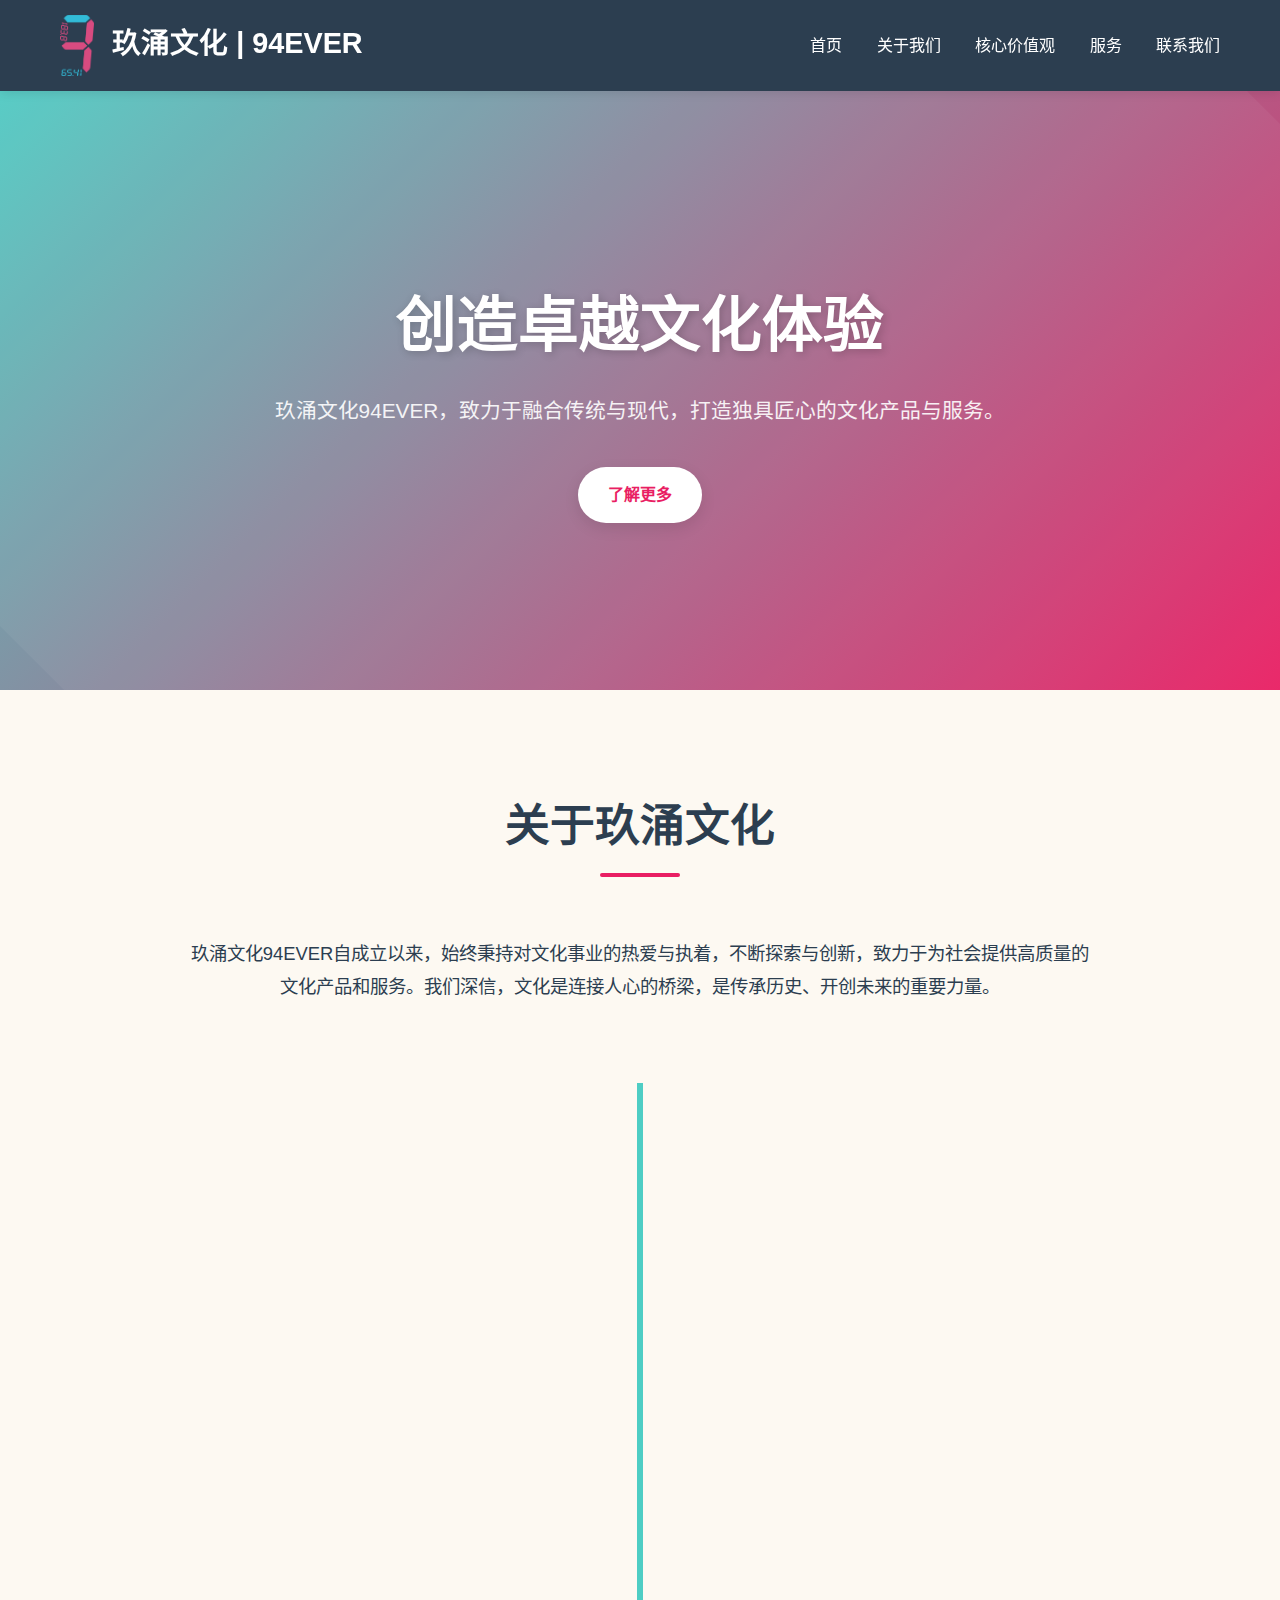
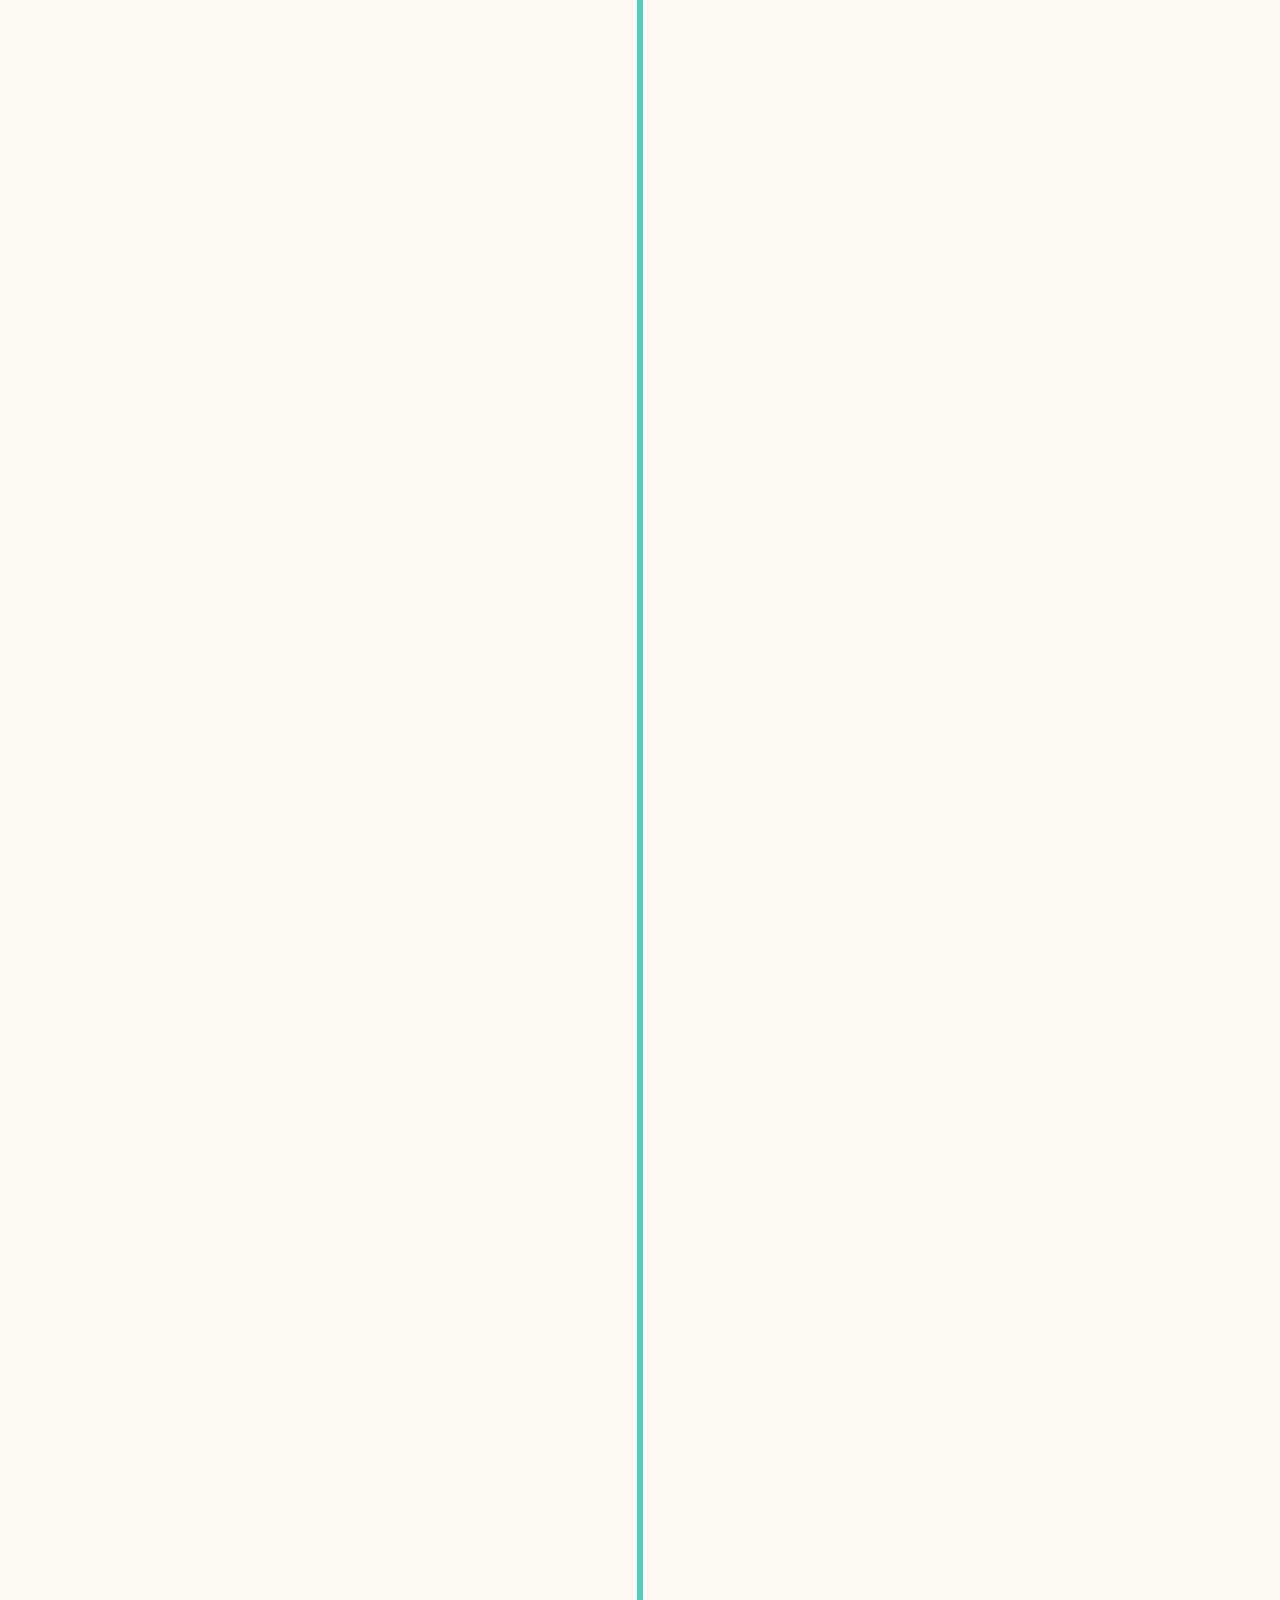
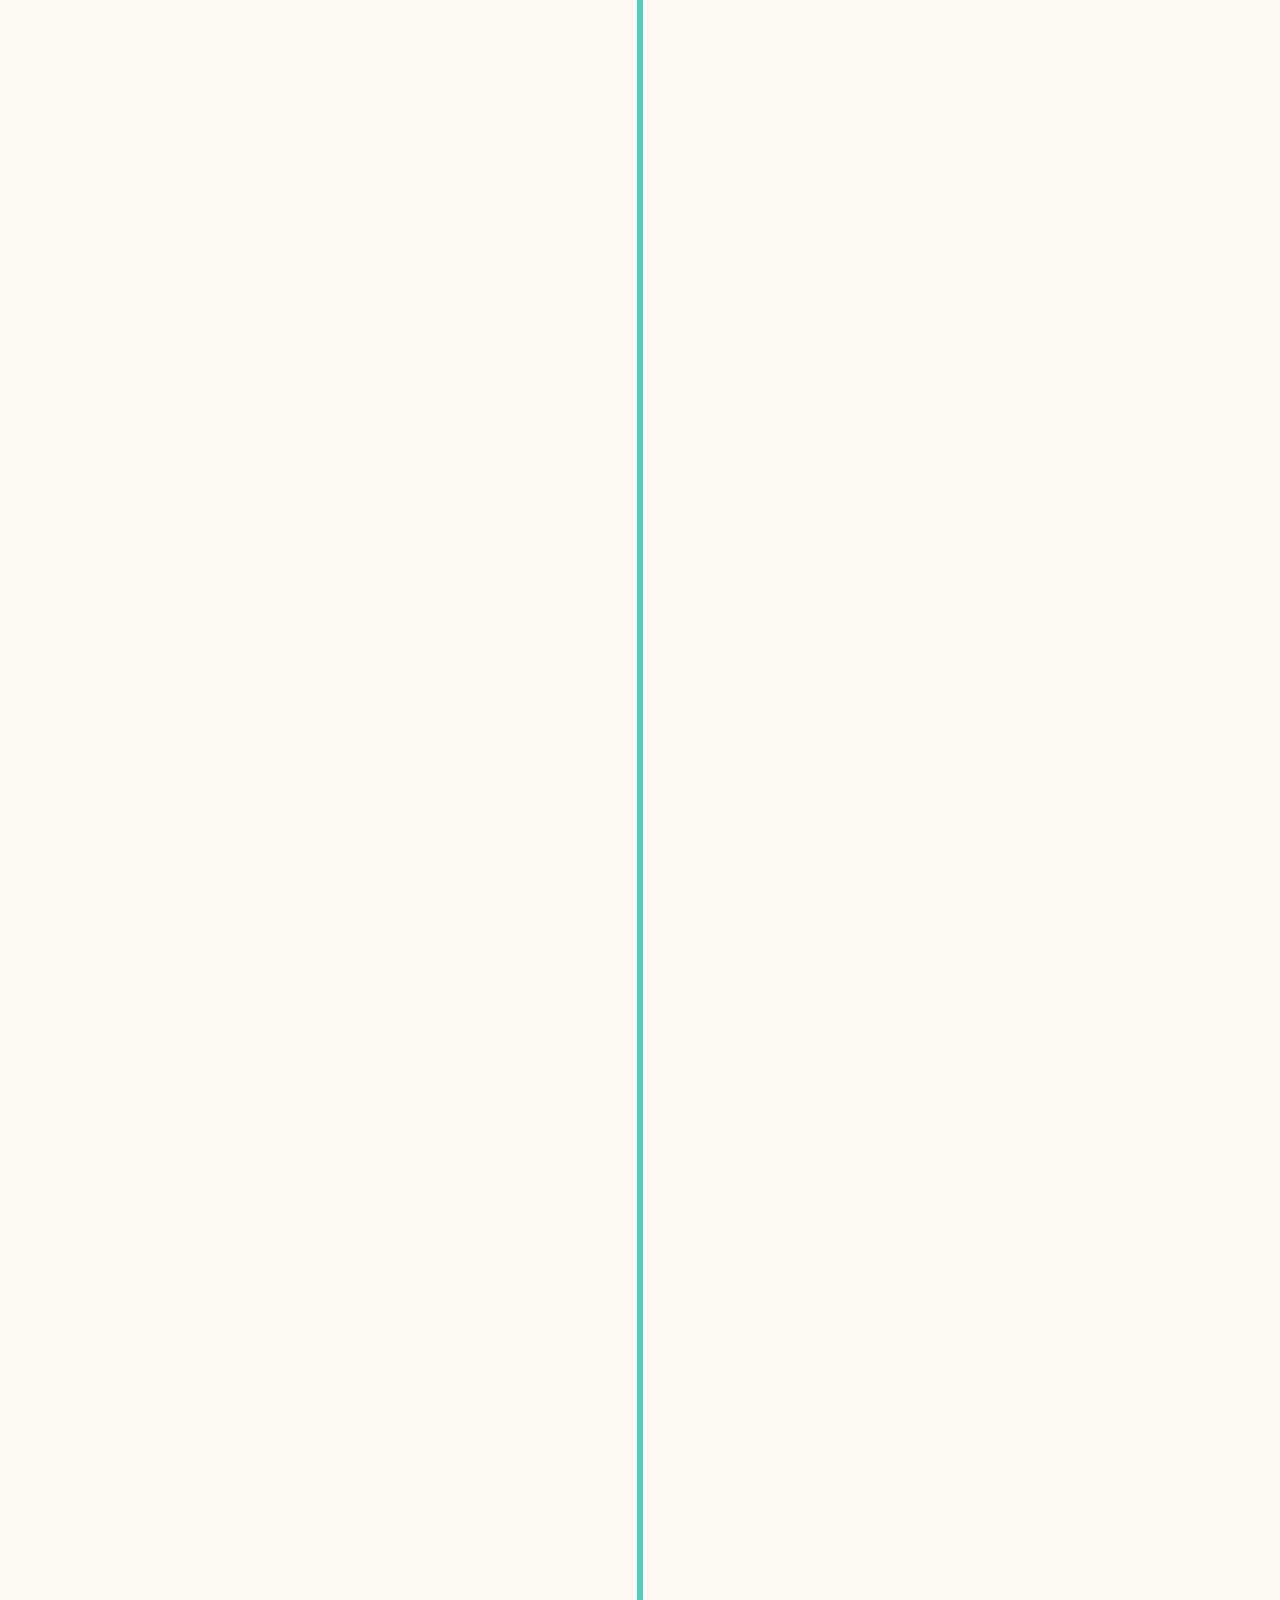
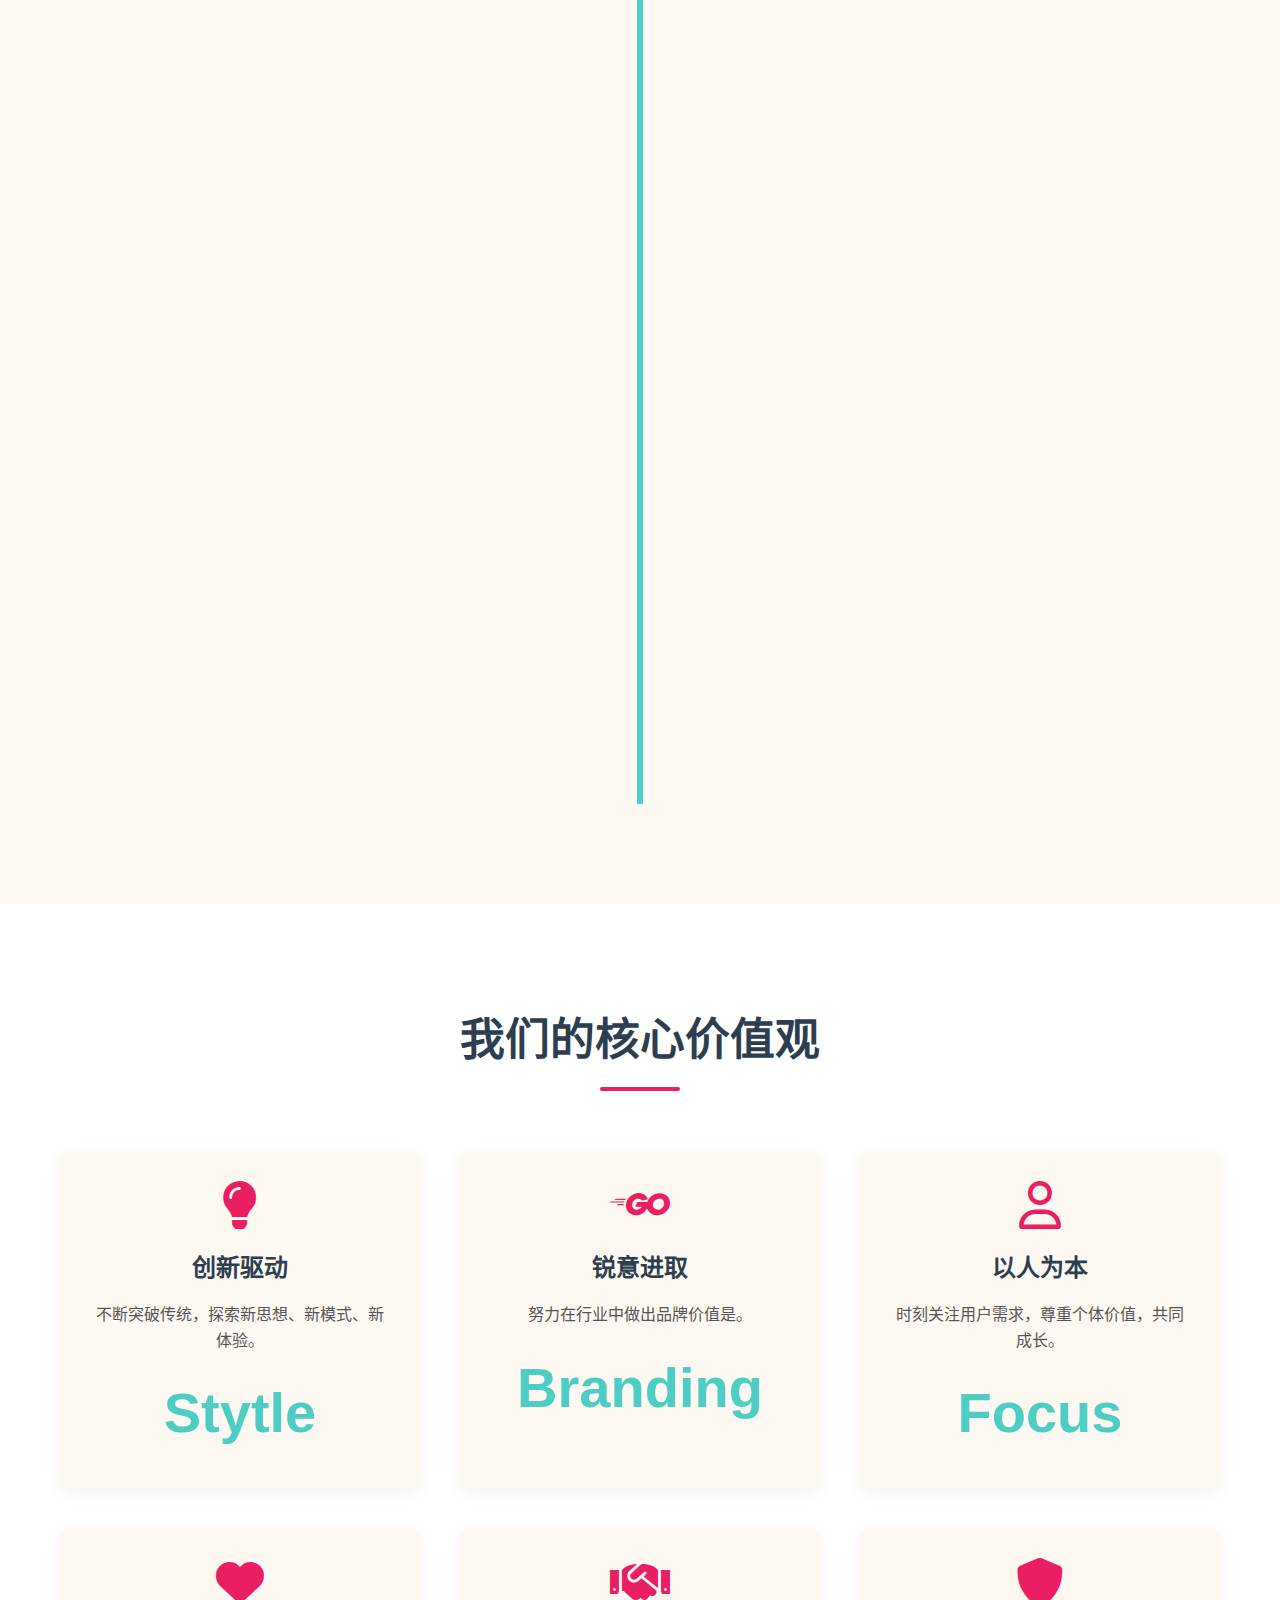
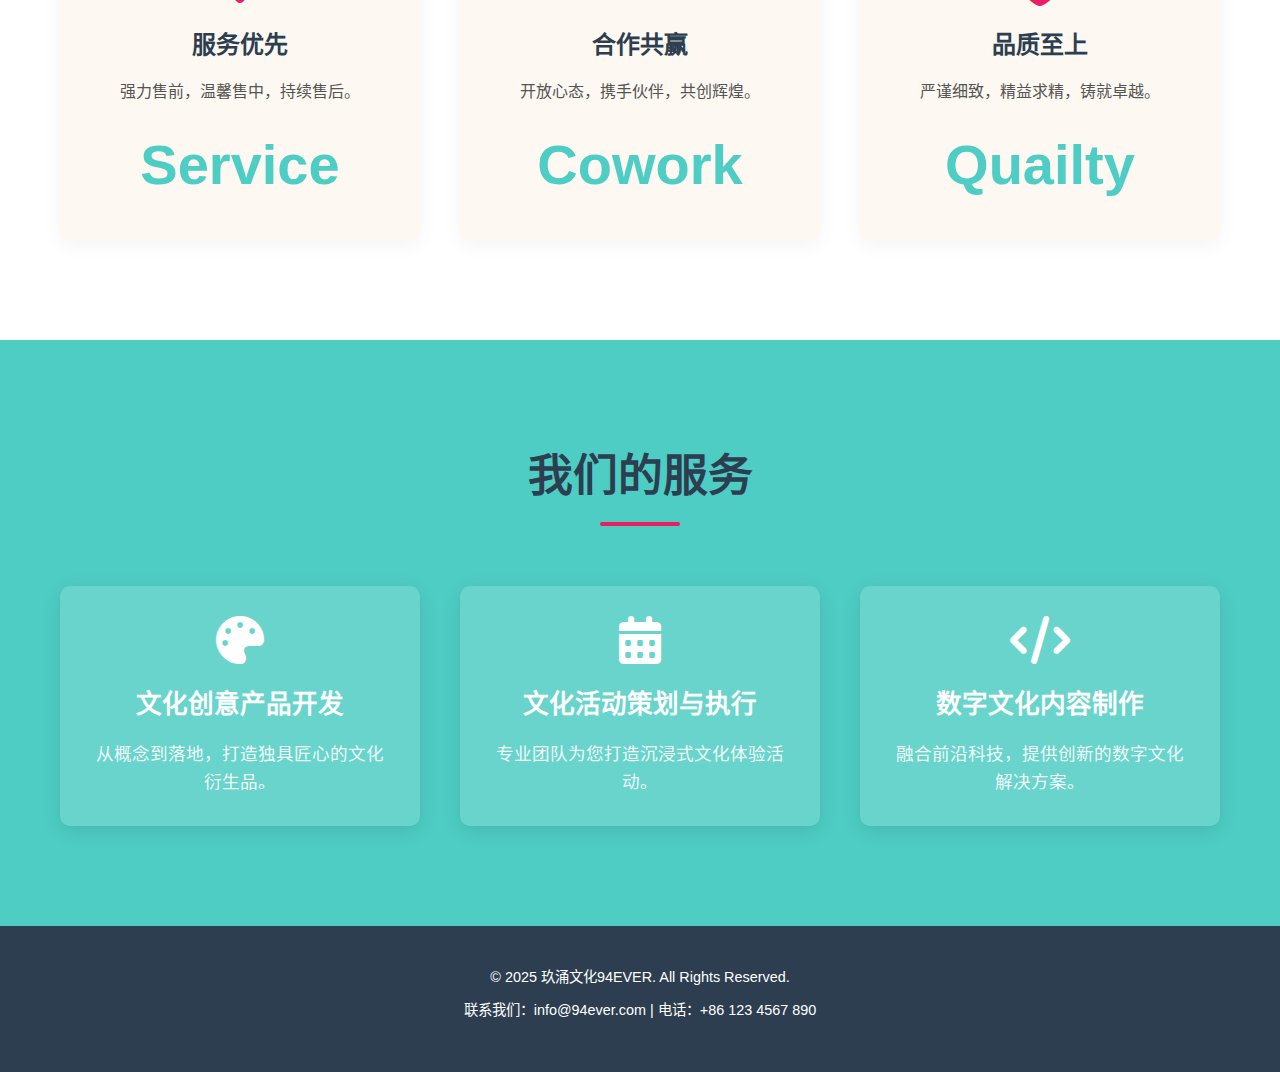
<file: index.html>
<!DOCTYPE html>
<html lang="zh-CN">
<head>
    <meta charset="UTF-8">
    <meta name="viewport" content="width=device-width, initial-scale=1.0">
    <title>玖涌文化94ever</title>
    <style>
        /* General Styles */
        * {
            margin: 0;
            padding: 0;
            box-sizing: border-box;
        }

        body {
            font-family: -apple-system, BlinkMacSystemFont, 'Segoe UI', Roboto, 'Helvetica Neue', Arial, 'Microsoft YaHei', sans-serif;
            line-height: 1.6;
            color: #2c3e50;
            background: white;
            overflow-x: hidden;
        }

        /* Brand Color Variables */
        :root {
            --primary-cyan: #4ECDC4;
            --primary-pink: #E91E63;
            --dark-blue: #2c3e50;
            --light-blue: #3498db;
            --bg-cream: #FDF9F2;
            --gradient-primary: linear-gradient(135deg, #4ECDC4 0%, #E91E63 100%);
            --gradient-business: linear-gradient(135deg, #2c3e50 0%, #3498db 100%);
        }

        /* Utility Classes */
        .container {
            max-width: 1200px;
            margin: 0 auto;
            padding: 0 20px;
        }

        .section-heading {
            text-align: center;
            font-size: 2.8em;
            margin-bottom: 60px;
            color: var(--dark-blue);
            position: relative;
            padding-bottom: 15px;
        }

        .section-heading::after {
            content: '';
            position: absolute;
            left: 50%;
            bottom: 0;
            transform: translateX(-50%);
            width: 80px;
            height: 4px;
            background: var(--primary-pink);
            border-radius: 2px;
        }

        /* Header */
        header {
            background: var(--dark-blue);
            color: white;
            padding: 15px 0;
            position: fixed;
            width: 100%;
            top: 0;
            left: 0;
            z-index: 1000;
            box-shadow: 0 2px 10px rgba(0, 0, 0, 0.1);
        }

        header .container {
            display: flex;
            justify-content: space-between;
            align-items: center;
        }

        .logo {
            font-size: 1.8em;
            font-weight: bold;
            color: white;
            text-decoration: none;
        }

        nav ul {
            list-style: none;
        }

        nav ul li {
            display: inline-block;
            margin-left: 30px;
        }

        nav ul li a {
            color: white;
            text-decoration: none;
            font-weight: 500;
            transition: color 0.3s ease;
        }

        nav ul li a:hover {
            color: var(--primary-cyan);
        }

        /* Hero Section */
        .hero {
            background: var(--gradient-primary);
            color: white;
            text-align: center;
            padding: 150px 20px 100px;
            display: flex;
            align-items: center;
            justify-content: center;
            min-height: 70vh;
            position: relative;
            overflow: hidden;
            margin-top: 60px; /* Adjust for fixed header */
        }

        .hero::before {
            content: '';
            position: absolute;
            top: -50%;
            left: -50%;
            width: 200%;
            height: 200%;
            background: rgba(255, 255, 255, 0.05);
            transform: rotate(45deg);
            z-index: 0;
        }

        .hero-content {
            position: relative;
            z-index: 1;
            max-width: 800px;
        }

        .hero h1 {
            font-size: 3.8em;
            margin-bottom: 20px;
            text-shadow: 2px 2px 8px rgba(0, 0, 0, 0.2);
        }

        .hero p {
            font-size: 1.3em;
            margin-bottom: 40px;
            opacity: 0.9;
        }

        .btn {
            display: inline-block;
            background: white;
            color: var(--primary-pink);
            padding: 15px 30px;
            border-radius: 50px;
            text-decoration: none;
            font-weight: bold;
            transition: all 0.3s ease;
            box-shadow: 0 5px 15px rgba(0, 0, 0, 0.1);
        }

        .btn:hover {
            background: var(--primary-cyan);
            color: white;
            box-shadow: 0 8px 20px rgba(0, 0, 0, 0.2);
        }

        /* About Section (Redesigned) */
        .about-section {
            padding: 100px 0;
            background: var(--bg-cream);
            color: var(--dark-blue);
        }

        .about-section .about-intro {
            text-align: center;
            max-width: 900px;
            margin: 0 auto 80px auto;
            font-size: 1.15em;
            line-height: 1.8;
        }

        /* Timeline */
        .timeline {
            position: relative;
            max-width: 1200px;
            margin: 0 auto;
            padding: 50px 0;
        }

        .timeline::before {
            content: '';
            position: absolute;
            width: 6px;
            background-color: var(--primary-cyan);
            top: 0;
            bottom: 0;
            left: 50%;
            margin-left: -3px;
        }

        .timeline-item {
            padding: 10px 40px;
            position: relative;
            background-color: inherit;
            width: 50%;
            margin-bottom: 50px;
        }

        .timeline-item:nth-child(even) {
            left: 50%;
        }

        .timeline-item::after {
            content: '';
            position: absolute;
            width: 25px;
            height: 25px;
            right: -17px;
            background-color: white;
            border: 4px solid var(--primary-pink);
            top: 15px;
            border-radius: 50%;
            z-index: 1;
        }

        .timeline-item:nth-child(even)::after {
            left: -16px;
        }

        .timeline-item-content {
            padding: 20px 30px;
            background: white;
            position: relative;
            border-radius: 8px;
            box-shadow: 0 4px 15px rgba(0, 0, 0, 0.08);
            transition: transform 0.3s ease;
        }

        .timeline-item-content:hover {
            transform: translateY(-5px);
        }

        .timeline-item-content h3 {
            font-size: 1.8em;
            color: var(--dark-blue);
            margin-bottom: 10px;
        }

        .timeline-item-content p {
            font-size: 1em;
            color: #555;
            line-height: 1.7;
        }

        .timeline-year {
            font-size: 1.2em;
            font-weight: bold;
            color: var(--primary-pink);
            margin-bottom: 5px;
        }

        .timeline-item:nth-child(odd) .timeline-item-content::before {
            content: "";
            position: absolute;
            top: 22px;
            right: -10px;
            border-width: 10px 0 10px 10px;
            border-style: solid;
            border-color: transparent transparent transparent white;
        }

        .timeline-item:nth-child(even) .timeline-item-content::before {
            content: "";
            position: absolute;
            top: 22px;
            left: -10px;
            border-width: 10px 10px 10px 0;
            border-style: solid;
            border-color: transparent white transparent transparent;
        }


        /* Values Section (Original, modified slightly for visual consistency) */
        .values {
            padding: 100px 0;
            background: white;
            text-align: center;
        }

        .values .values-grid {
            display: grid;
            grid-template-columns: repeat(auto-fit, minmax(280px, 1fr));
            gap: 40px;
            margin-top: 60px;
        }

        .values .value-item {
            background: var(--bg-cream);
            padding: 30px;
            border-radius: 10px;
            box-shadow: 0 5px 20px rgba(0, 0, 0, 0.05);
            text-align: center;
            transition: transform 0.3s ease, box-shadow 0.3s ease;
        }

        .values .value-item:hover {
            transform: translateY(-5px);
            box-shadow: 0 8px 25px rgba(0, 0, 0, 0.1);
        }

        .values .value-item i {
            font-size: 3em;
            color: var(--primary-pink);
            margin-bottom: 20px;
        }

        .values .value-item h3 {
            font-size: 1.5em;
            color: var(--dark-blue);
            margin-bottom: 15px;
        }

        .values .value-item p {
            font-size: 1em;
            color: #555;
        }

        .values .value-number {
            font-size: 3.5em;
            font-weight: bold;
            color: var(--primary-cyan);
            margin-top: 15px;
            display: block;
        }

        /* Services Section (Example - not part of the request, but for completeness) */
        .services {
            padding: 100px 0;
            background: var(--primary-cyan);
            color: white;
            text-align: center;
        }

        .services .services-grid {
            display: grid;
            grid-template-columns: repeat(auto-fit, minmax(300px, 1fr));
            gap: 40px;
            margin-top: 60px;
        }

        .services .service-item {
            background: rgba(255, 255, 255, 0.15);
            padding: 30px;
            border-radius: 10px;
            box-shadow: 0 5px 20px rgba(0, 0, 0, 0.1);
            transition: transform 0.3s ease;
        }

        .services .service-item:hover {
            transform: translateY(-5px);
        }

        .services .service-item i {
            font-size: 3em;
            color: white;
            margin-bottom: 20px;
        }

        .services .service-item h3 {
            font-size: 1.6em;
            margin-bottom: 15px;
        }

        .services .service-item p {
            font-size: 1.1em;
            opacity: 0.9;
        }

        /* Footer */
        footer {
            background: var(--dark-blue);
            color: white;
            text-align: center;
            padding: 40px 0;
            font-size: 0.9em;
        }

        footer p {
            margin-bottom: 10px;
        }

        footer .social-links a {
            color: white;
            font-size: 1.5em;
            margin: 0 10px;
            transition: color 0.3s ease;
        }

        footer .social-links a:hover {
            color: var(--primary-cyan);
        }
        .icon-image {
            height: 6%;
            width: 6%;
            margin-right: 10px;
            vertical-align: middle;
        }

        /* Responsive Design */
        @media (max-width: 768px) {
            .hero h1 {
                font-size: 2.5em;
            }

            .hero p {
                font-size: 1.1em;
            }

            nav ul {
                display: none; /* Simple mobile nav - consider a hamburger menu for production */
            }

            .section-heading {
                font-size: 2em;
            }

            .timeline::before {
                left: 18px;
            }

            .timeline-item {
                width: 100%;
                padding-left: 60px;
                padding-right: 15px;
            }

            .timeline-item:nth-child(even) {
                left: 0;
            }

            .timeline-item::after {
                left: 10px;
            }

            .timeline-item:nth-child(even)::after {
                left: 10px;
            }

            .timeline-item-content::before {
                border: medium solid white;
                border-width: 10px 10px 10px 0 !important;
                border-color: transparent white transparent transparent !important;
                left: -10px !important;
                right: auto !important;
            }
        }
    </style>
    <link rel="stylesheet" href="https://cdnjs.cloudflare.com/ajax/libs/font-awesome/6.0.0-beta3/css/all.min.css">
</head>
<body>
    <header>
        <div class="container">
            <a href="#" class="logo"><img src="Photo/company_icon.png" alt="icon"class="icon-image"> 玖涌文化 | 94EVER</a>
            <nav>
                <ul>
                    <li><a href="#hero">首页</a></li>
                    <li><a href="#about">关于我们</a></li>
                    <li><a href="#values">核心价值观</a></li>
                    <li><a href="#services">服务</a></li>
                    <li><a href="#contact">联系我们</a></li>
                </ul>
            </nav>
        </div>
    </header>

    <main>
        <section id="hero" class="hero">
            <div class="hero-content">
                <h1>创造卓越文化体验</h1>
                <p>玖涌文化94EVER，致力于融合传统与现代，打造独具匠心的文化产品与服务。</p>
                <a href="#about" class="btn">了解更多</a>
            </div>
        </section>

        <section id="about" class="about-section">
            <div class="container">
                <h2 class="section-heading">关于玖涌文化</h2>
                <p class="about-intro">
                    玖涌文化94EVER自成立以来，始终秉持对文化事业的热爱与执着，不断探索与创新，致力于为社会提供高质量的文化产品和服务。我们深信，文化是连接人心的桥梁，是传承历史、开创未来的重要力量。
                </p>

                <div class="timeline">
                    <div class="timeline-item">
                        <div class="timeline-item-content">
                            <span class="timeline-year">2014</span>
                            <h3>初创之年</h3>
                            <p>金投赏国际广告节<br>
                            新天地新天地侦探艺术王国纪念展<br>
                            青浦奥特莱斯四周年店庆<br>
                            助行金融长白山峰会<br>
                            原创儿童文学《奥列伞》时间课系列活动</p>
                        </div>
                    </div>
                    <div class="timeline-item">
                        <div class="timeline-item-content">
                            <span class="timeline-year">2015</span>
                            <h3>夯实之年</h3>
                            <p>浦东新区残联年度文艺汇演<br>
                            上海市残联“爱心助残”系列活动<br>
                            滴水湖春浪音乐节<br>
                            世博园冰雪王国系列活动<br>
                            2015《印象金桥》艺术季系列活动<br>
                            浦东新区残联“五个十佳”颁奖典礼<br>
                            浦东新区公安“最佳拍档”评比活动<br>
                            长宁区“蓝天下的治安”慈善募捐开幕式<br>
                            中国航天工业集团“申航通”启动仪式</p>
                        </div>
                    </div>
                    <div class="timeline-item">
                        <div class="timeline-item-content">
                            <span class="timeline-year">2016</span>
                            <h3>萌芽之年</h3>
                            <p>腾讯18周年嘉年华 · 上海站<br>
                            上海市残联“爱心助残”系列活动<br>
                            2016上海桃花节<br>
                            滴水湖澳大利亚生活节<br>
                            上海图书节“书香二号线”系列活动<br>
                            2016 TOP DIGITAL广告节<br>
                            浦东新区残联迎7·1文艺汇演<br>
                            浦东新区唐镇“四优三提高”颁奖活动<br>
                            农发集团科创中心揭牌仪式<br>
                            上海市青年中心文化布置系列设计<br></p>
                        </div>
                    </div>
                    <div class="timeline-item">
                        <div class="timeline-item-content">
                            <span class="timeline-year">2017</span>
                            <h3>茁壮之年</h3>
                            <p>2017浦东新区政协中秋联谊会<br>
                            浦东新区慈善公益联合捐<br>
                            浦东电视台《魔都行囊》系列设计<br>
                            上海时尚周末S1 & S2<br>
                            慧心谷绿奢度假村系列设计<br>
                            王港小学校园文化系列设计<br>
                            第二十八届《金桥之春》书画展系列活动<br>
                            沪东社区文化艺术节闭幕式<br>
                            浦东分局三林分区指挥所健康跑活动<br>
                            2017 TOP DIGITAL广告节<br>
                            慧心谷《寻找最美慧管家》系列活动</p>
                        </div>
                    </div>
                    <div class="timeline-item">
                        <div class="timeline-item-content">
                            <span class="timeline-year">2018</span>
                            <h3>扎根之年</h3>
                            <p>中国白酒文化艺术馆展陈设计<br>
                            上海设计周新天地分会场<br>
                            中国公安大学无人机安全论坛<br>
                            2018浦东新区政协中秋联谊会<br>
                            上海时尚周末S3 & S4<br>
                            浦东新区慈善公益联合捐<br>
                            2017年度浦东公安30大精品案例评选<br>
                            第二十九届《金桥之春》书画展系列活动<br>
                            2018 TOP DIGITAL广告节</p>
                        </div>
                    </div>
                    <div class="timeline-item">
                        <div class="timeline-item-content">
                            <span class="timeline-year">2019</span>
                            <h3>迎风之年</h3>
                            <p>上海购物节 · 闵行分会场<br>
                            MXGP估计越野摩托车赛 · 永康站<br>
                            2019浦东新区政协中秋联谊会<br>
                            上海时尚周末 S5 & S6<br>
                            浦东新区慈善公益联合捐<br>
                            2018年度浦东公安30大精品案例评选<br>
                            梅赛德斯奔驰 · 设计银河系特展<br>
                            第三十届《金桥之春》书画展系列活动<br>
                            第一届全球文旅住宿大产业博览会<br>
                            湖州慧心谷绿奢度假村开业典礼</p>
                        </div>
                    </div>
                    <div class="timeline-item">
                        <div class="timeline-item-content">
                            <span class="timeline-year">2020</span>
                            <h3>挑战之年</h3>
                            <p>全球文旅住宿产业博览会<br>
                            2019年度浦东公安30大精品案例评选<br>
                            OISHI上好佳PITSHOP健康加油站路演<br>
                            第三十一届《金桥之春》画册设计制作<br>
                            浦东新区统战部春节文艺汇演<br>
                            上海市公安局防范电信诈骗宣传日活动<br>
                            蒲公英幼儿园亲子活动<br>
                            第二届全球文旅住宿大产业博览会</p>
                        </div>
                    </div>
                    <div class="timeline-item">
                        <div class="timeline-item-content">
                            <span class="timeline-year">2021</span>
                            <h3>逆势之年</h3>
                            <p>2021人工智能大会 · 健康论坛<br>
                            2nd“傅雷杯”全国家书作品大赛颁奖典礼<br>
                            盛泽时装周“东方杯”服装设计大赛启动仪式<br>
                            上海市公安局浦东分局指挥中心启用仪式<br>
                            2020年度浦东公安30大精品案例评选<br>
                            第三十二届《金桥之春》画册设计制作<br>
                            傅雷故居成果展<br>西湖音乐节 · 外星人电解质水展台</p>
                        </div>
                    </div>
                    <div class="timeline-item">
                        <div class="timeline-item-content">
                            <span class="timeline-year">2022</span>
                            <h3>稳守之年</h3>
                            <p>盛泽时装周开幕式<br>
                            2022人工智能大会 · 浦东发布会<br>
                            汇海上 · 两岸电竞文化节<br>
                            浦东新区老干部局党支部+签约仪式<br>
                            第三十三届《金桥之春》画册设计制作</p>
                        </div>
                    </div>
                    <div class="timeline-item">
                        <div class="timeline-item-content">
                            <span class="timeline-year">2023</span>
                            <h3>复苏之年</h3>
                            <p>浦东新区保安服务协会表彰大会<br>
                            建科铝工院铝结构应用高峰论坛<br>
                            发现黄埔--中欧生命健康研讨会<br>
                            上海银行虹口支行开业仪式<br>
                            浦东唐城9球中国公开赛开幕式<br>
                            漕河泾集团地产项目推介会<br>
                            厦门时装周鼓浪屿联合活动<br>
                            长沙国金龙年跨年美陈项目</p>
                        </div>
                    </div>
                    <div class="timeline-item">
                        <div class="timeline-item-content">
                            <span class="timeline-year">2024</span>
                            <h3>展望之年</h3>
                            <p></p>
                        </div>
                    </div>
                </div>
            </div>
        </section>

        <section id="values" class="values">
            <div class="container">
                <h2 class="section-heading">我们的核心价值观</h2>
                <div class="values-grid">
                    <div class="value-item">
                        <i class="fas fa-lightbulb"></i>
                        <h3>创新驱动</h3>
                        <p>不断突破传统，探索新思想、新模式、新体验。</p>
                        <span class="value-number">Stytle
                        </span>
                    </div>
                        <div class="value-item">
                        <i class="fa-brands fa-golang"></i>
                        <h3>锐意进取</h3>
                        <p>努力在行业中做出品牌价值是。</p>
                        <span class="value-number">Branding
                        </span>
                    </div>
                    <div class="value-item">
                        <i class="fa-regular fa-user"></i>
                        <h3>以人为本</h3>
                        <p>时刻关注用户需求，尊重个体价值，共同成长。</p>
                        <span class="value-number">Focus</span>
                    </div>
                    <div class="value-item">
                        <i class="fas fa-heart"></i>
                        <h3>服务优先</h3>
                        <p>强力售前，温馨售中，持续售后。</p>
                        <span class="value-number">Service</span>
                    </div>
                    <div class="value-item">
                        <i class="fas fa-handshake"></i>
                        <h3>合作共赢</h3>
                        <p>开放心态，携手伙伴，共创辉煌。</p>
                        <span class="value-number">Cowork</span>
                    </div>
                    <div class="value-item">
                        <i class="fas fa-shield-alt"></i>   
                        <h3>品质至上</h3>
                        <p>严谨细致，精益求精，铸就卓越。</p>
                        <span class="value-number">Quailty</span>
                    </div>
                </div>
            </div>
        </section>

        <section id="services" class="services">
            <div class="container">
                <h2 class="section-heading">我们的服务</h2>
                <div class="services-grid">
                    <div class="service-item">
                        <i class="fas fa-palette"></i>
                        <h3>文化创意产品开发</h3>
                        <p>从概念到落地，打造独具匠心的文化衍生品。</p>
                    </div>
                    <div class="service-item">
                        <i class="fas fa-calendar-alt"></i>
                        <h3>文化活动策划与执行</h3>
                        <p>专业团队为您打造沉浸式文化体验活动。</p>
                    </div>
                    <div class="service-item">
                        <i class="fas fa-code"></i>
                        <h3>数字文化内容制作</h3>
                        <p>融合前沿科技，提供创新的数字文化解决方案。</p>
                    </div>
                </div>
            </div>
        </section>
    </main>

    <footer id="contact">
        <div class="container">
            <p>&copy; 2025 玖涌文化94EVER. All Rights Reserved.</p>
            <p>联系我们：info@94ever.com | 电话：+86 123 4567 890</p>
        </div>
    </footer>

    <script>
        // Smooth scrolling for navigation links
        document.querySelectorAll('nav a').forEach(anchor => {
            anchor.addEventListener('click', function (e) {
                e.preventDefault();
                document.querySelector(this.getAttribute('href')).scrollIntoView({
                    behavior: 'smooth'
                });
            });
        });

        // Number animation function (from original code)
        function animateNumbers() {
            const numbers = document.querySelectorAll('.value-number');
            numbers.forEach(number => {
                const finalNumber = number.textContent;
                const numericValue = parseFloat(finalNumber.replace(/[^0-9.]/g, '')); // Handle floats if needed
                const suffix = finalNumber.replace(/[0-9.]/g, '');

                if (!isNaN(numericValue)) { // Check if it's a valid number
                    let currentNumber = 0;
                    const duration = 2000; // Animation duration in ms
                    const start = performance.now();

                    const updateNumber = (timestamp) => {
                        const progress = (timestamp - start) / duration;
                        if (progress < 1) {
                            currentNumber = numericValue * progress;
                            number.textContent = Math.ceil(currentNumber) + suffix; // Round up for integer display
                            requestAnimationFrame(updateNumber);
                        } else {
                            number.textContent = finalNumber; // Ensure final exact value
                        }
                    };
                    requestAnimationFrame(updateNumber);
                }
            });
        }

        // Intersection Observer for number animation (from original code)
        const numbersObserver = new IntersectionObserver(function(entries) {
            entries.forEach(entry => {
                if (entry.isIntersecting) {
                    animateNumbers();
                    numbersObserver.unobserve(entry.target);
                }
            });
        }, { threshold: 0.5 });

        const valuesSection = document.querySelector('.values');
        if (valuesSection) {
            numbersObserver.observe(valuesSection);
        }

        // Optional: Animate timeline items on scroll
        const timelineItems = document.querySelectorAll('.timeline-item');
        const timelineObserver = new IntersectionObserver(function(entries, observer) {
            entries.forEach(entry => {
                if (entry.isIntersecting) {
                    entry.target.style.opacity = 1;
                    entry.target.style.transform = 'translateY(0)';
                    observer.unobserve(entry.target);
                }
            });
        }, { threshold: 0.3 }); // Trigger when 30% of the item is visible

        timelineItems.forEach(item => {
            item.style.opacity = 0;
            item.style.transform = 'translateY(20px)';
            item.style.transition = 'opacity 0.6s ease-out, transform 0.6s ease-out';
            timelineObserver.observe(item);
        });
    </script>
</body>
</html>
</file>
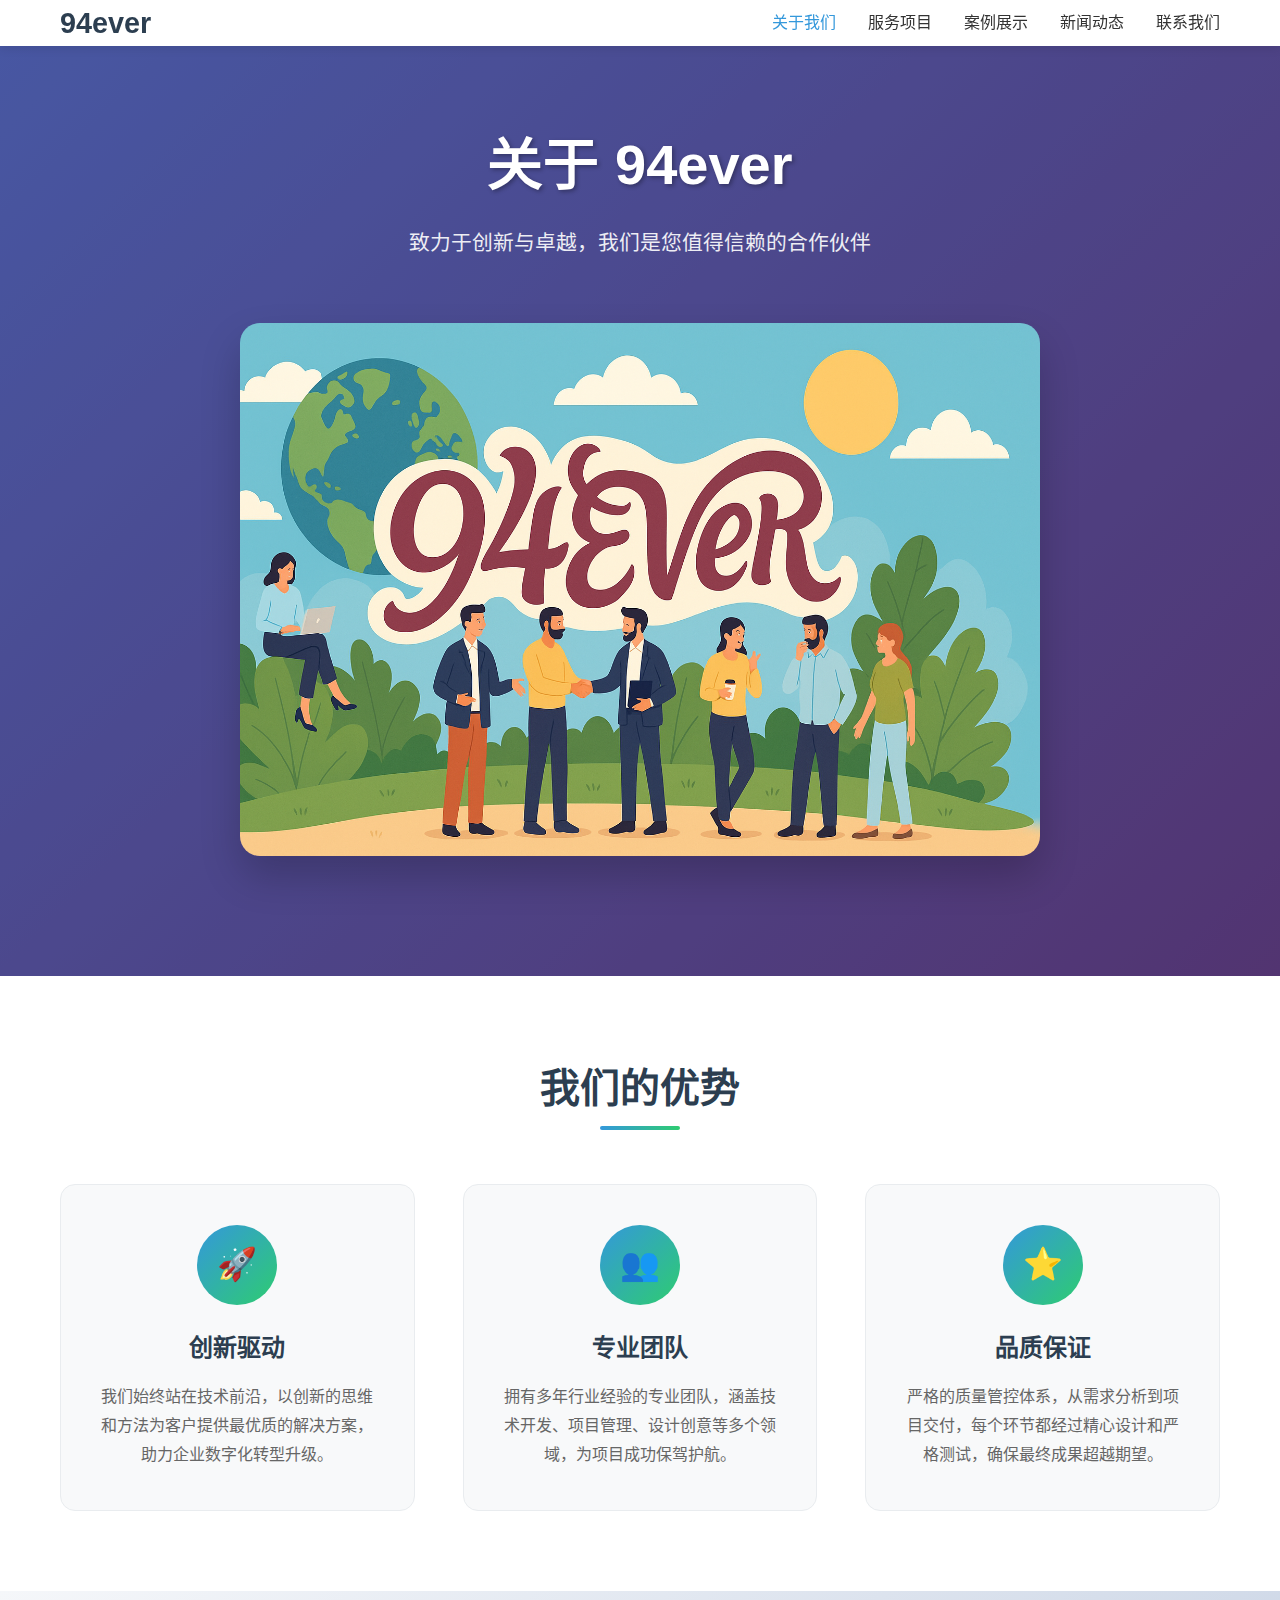
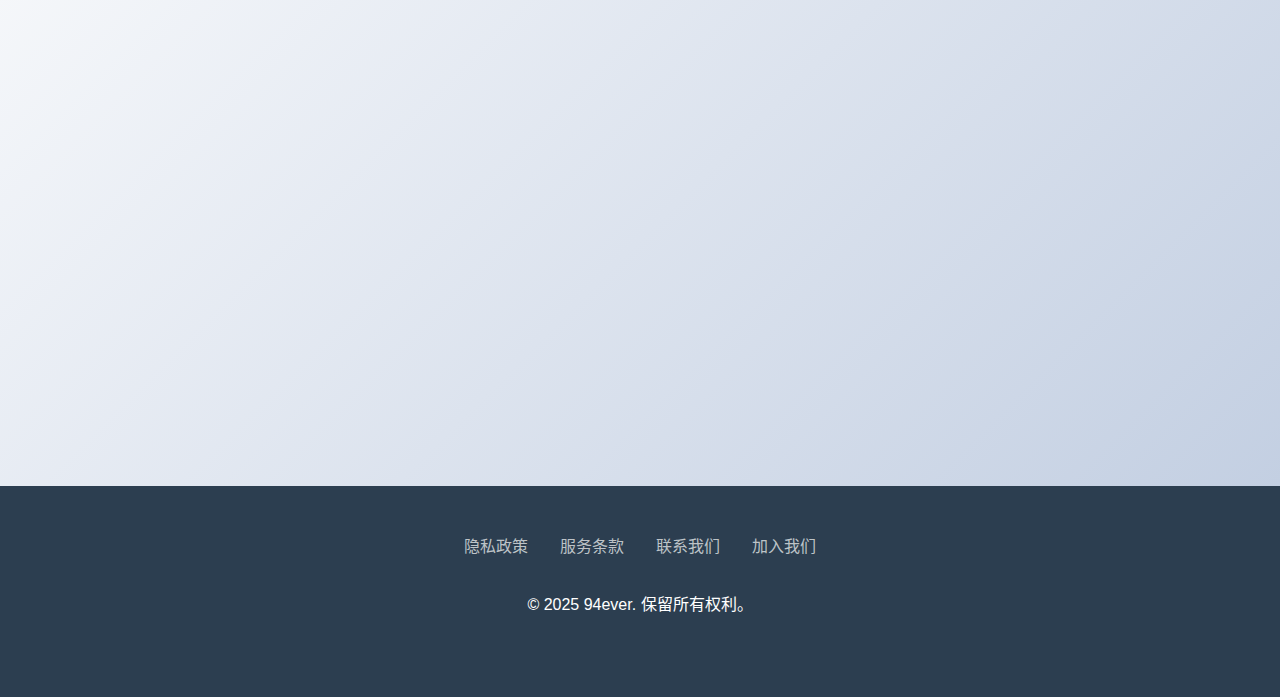
<file: 0612index.html>
<!DOCTYPE html>
<html lang="zh-CN">
<head>
    <meta charset="UTF-8">
    <meta name="viewport" content="width=device-width, initial-scale=1.0">
    <title>关于我们 - 94ever</title>
    <style>
        * {
            margin: 0;
            padding: 0;
            box-sizing: border-box;
        }

        body {
            font-family: -apple-system, BlinkMacSystemFont, 'Segoe UI', Roboto, 'Helvetica Neue', Arial, sans-serif;
            line-height: 1.6;
            color: #333;
            background-color: #f8f9fa;
        }

        .container {
            max-width: 1200px;
            margin: 0 auto;
            padding: 0 20px;
        }

        /* Header */
        header {
            background: #fff;
            box-shadow: 0 2px 10px rgba(0,0,0,0.1);
            position: fixed;
            width: 100%;
            top: 0;
            z-index: 1000;
        }

        nav {
            display: flex;
            justify-content: space-between;
            align-items: center;
            padding: 1rem 0;
        }

        .logo {
            font-size: 1.8rem;
            font-weight: bold;
            color: #2c3e50;
            text-decoration: none;
        }

        .nav-links {
            display: flex;
            list-style: none;
            gap: 2rem;
        }

        .nav-links a {
            text-decoration: none;
            color: #333;
            font-weight: 500;
            transition: color 0.3s ease;
        }

        .nav-links a:hover,
        .nav-links a.active {
            color: #3498db;
        }

        /* Hero Section */
        .hero {
            background: linear-gradient(135deg, #667eea 0%, #764ba2 100%);
            padding: 120px 0 80px;
            text-align: center;
            color: white;
            position: relative;
            overflow: hidden;
        }

        .hero::before {
            content: '';
            position: absolute;
            top: 0;
            left: 0;
            right: 0;
            bottom: 0;
            background: rgba(0,0,0,0.3);
            z-index: 1;
        }

        .hero-content {
            position: relative;
            z-index: 2;
        }

        .hero h1 {
            font-size: 3.5rem;
            margin-bottom: 1rem;
            font-weight: 700;
            text-shadow: 2px 2px 4px rgba(0,0,0,0.3);
        }

        .hero p {
            font-size: 1.3rem;
            margin-bottom: 2rem;
            opacity: 0.9;
        }

        .hero-image {
            max-width: 800px;
            width: 100%     ;
            height: 100%;
            margin: 2rem auto;
            border-radius: 20px;
            box-shadow: 0 20px 40px rgba(0,0,0,0.2);
            transition: transform 0.3s ease;
        }

        .hero-image:hover {
            transform: translateY(-10px);
        }

        /* About Section */
        .about {
            padding: 80px 0;
            background: white;
        }

        .section-title {
            text-align: center;
            font-size: 2.5rem;
            margin-bottom: 3rem;
            color: #2c3e50;
            position: relative;
        }

        .section-title::after {
            content: '';
            position: absolute;
            bottom: -10px;
            left: 50%;
            transform: translateX(-50%);
            width: 80px;
            height: 4px;
            background: linear-gradient(90deg, #3498db, #2ecc71);
            border-radius: 2px;
        }

        .about-grid {
            display: grid;
            grid-template-columns: repeat(auto-fit, minmax(300px, 1fr));
            gap: 3rem;
            margin-top: 4rem;
        }

        .about-card {
            background: #f8f9fa;
            padding: 2.5rem;
            border-radius: 15px;
            text-align: center;
            transition: transform 0.3s ease, box-shadow 0.3s ease;
            border: 1px solid #e9ecef;
        }

        .about-card:hover {
            transform: translateY(-5px);
            box-shadow: 0 15px 30px rgba(0,0,0,0.1);
        }

        .about-card-icon {
            width: 80px;
            height: 80px;
            background: linear-gradient(135deg, #3498db, #2ecc71);
            border-radius: 50%;
            display: flex;
            align-items: center;
            justify-content: center;
            margin: 0 auto 1.5rem;
            font-size: 2rem;
            color: white;
        }

        .about-card h3 {
            font-size: 1.5rem;
            margin-bottom: 1rem;
            color: #2c3e50;
        }

        .about-card p {
            color: #666;
            line-height: 1.8;
        }

        /* Values Section */
        .values {
            padding: 80px 0;
            background: linear-gradient(135deg, #f5f7fa 0%, #c3cfe2 100%);
        }

        .values-grid {
            display: grid;
            grid-template-columns: repeat(auto-fit, minmax(250px, 1fr));
            gap: 2rem;
            margin-top: 3rem;
        }

        .value-item {
            background: white;
            padding: 2rem;
            border-radius: 10px;
            text-align: center;
            box-shadow: 0 5px 15px rgba(0,0,0,0.08);
            transition: transform 0.3s ease;
        }

        .value-item:hover {
            transform: translateY(-3px);
        }

        .value-number {
            font-size: 3rem;
            font-weight: bold;
            color: #3498db;
            margin-bottom: 1rem;
        }

        .value-title {
            font-size: 1.3rem;
            font-weight: 600;
            margin-bottom: 0.5rem;
            color: #2c3e50;
        }

        /* Footer */
        footer {
            background: #2c3e50;
            color: white;
            text-align: center;
            padding: 3rem 0;
        }

        .footer-content {
            margin-bottom: 2rem;
        }

        .footer-links {
            display: flex;
            justify-content: center;
            gap: 2rem;
            margin-bottom: 2rem;
        }

        .footer-links a {
            color: #bdc3c7;
            text-decoration: none;
            transition: color 0.3s ease;
        }

        .footer-links a:hover {
            color: white;
        }

        /* Responsive Design */
        @media (max-width: 768px) {
            .nav-links {
                display: none;
            }

            .hero h1 {
                font-size: 2.5rem;
            }

            .hero p {
                font-size: 1.1rem;
            }

            .section-title {
                font-size: 2rem;
            }

            .about-grid {
                grid-template-columns: 1fr;
                gap: 2rem;
            }

            .footer-links {
                flex-direction: column;
                gap: 1rem;
            }
        }

        /* Animation */
        @keyframes fadeInUp {
            from {
                opacity: 0;
                transform: translateY(30px);
            }
            to {
                opacity: 1;
                transform: translateY(0);
            }
        }

        .fade-in {
            animation: fadeInUp 0.8s ease-out;
        }
    </style>
</head>
<body>
    <!-- Header -->
    <header>
        <nav class="container">
            <a href="#" class="logo">94ever</a>
            <ul class="nav-links">
                <li><a href="#" class="active">关于我们</a></li>
                <li><a href="#">服务项目</a></li>
                <li><a href="#">案例展示</a></li>
                <li><a href="#">新闻动态</a></li>
                <li><a href="#">联系我们</a></li>
            </ul>
        </nav>
    </header>

    <!-- Hero Section -->
    <section class="hero">
        <div class="container">
            <div class="hero-content fade-in">
                <h1>关于 94ever</h1>
                <p>致力于创新与卓越，我们是您值得信赖的合作伙伴</p>
                <img src="image01.png" alt="94ever Team" class="hero-image" />
            </div>
        </div>
    </section>

    <!-- About Section -->
    <section class="about">
        <div class="container">
            <h2 class="section-title fade-in">我们的优势</h2>
            <div class="about-grid">
                <div class="about-card fade-in">
                    <div class="about-card-icon">🚀</div>
                    <h3>创新驱动</h3>
                    <p>我们始终站在技术前沿，以创新的思维和方法为客户提供最优质的解决方案，助力企业数字化转型升级。</p>
                </div>
                <div class="about-card fade-in">
                    <div class="about-card-icon">👥</div>
                    <h3>专业团队</h3>
                    <p>拥有多年行业经验的专业团队，涵盖技术开发、项目管理、设计创意等多个领域，为项目成功保驾护航。</p>
                </div>
                <div class="about-card fade-in">
                    <div class="about-card-icon">⭐</div>
                    <h3>品质保证</h3>
                    <p>严格的质量管控体系，从需求分析到项目交付，每个环节都经过精心设计和严格测试，确保最终成果超越期望。</p>
                </div>
            </div>
        </div>
    </section>

    <!-- Values Section -->
    <section class="values">
        <div class="container">
            <h2 class="section-title fade-in">数字见证</h2>
            <div class="values-grid">
                <div class="value-item fade-in">
                    <div class="value-number">100+</div>
                    <div class="value-title">成功项目</div>
                    <p>累计完成各类项目</p>
                </div>
                <div class="value-item fade-in">
                    <div class="value-number">50+</div>
                    <div class="value-title">合作伙伴</div>
                    <p>长期合作客户</p>
                </div>
                <div class="value-item fade-in">
                    <div class="value-number">5+</div>
                    <div class="value-title">服务年限</div>
                    <p>专业服务经验</p>
                </div>
                <div class="value-item fade-in">
                    <div class="value-number">99%</div>
                    <div class="value-title">客户满意度</div>
                    <p>客户好评率</p>
                </div>
            </div>
        </div>
    </section>

    <!-- Footer -->
    <footer>
        <div class="container">
            <div class="footer-content">
                <div class="footer-links">
                    <a href="#">隐私政策</a>
                    <a href="#">服务条款</a>
                    <a href="#">联系我们</a>
                    <a href="#">加入我们</a>
                </div>
                <p>&copy; 2025 94ever. 保留所有权利。</p>
            </div>
        </div>
    </footer>

    <script>
        // Add smooth scrolling
        document.querySelectorAll('a[href^="#"]').forEach(anchor => {
            anchor.addEventListener('click', function (e) {
                e.preventDefault();
                document.querySelector(this.getAttribute('href')).scrollIntoView({
                    behavior: 'smooth'
                });
            });
        });

        // Add scroll animations
        const observerOptions = {
            threshold: 0.1,
            rootMargin: '0px 0px -50px 0px'
        };

        const observer = new IntersectionObserver(function(entries) {
            entries.forEach(entry => {
                if (entry.isIntersecting) {
                    entry.target.style.opacity = '1';
                    entry.target.style.transform = 'translateY(0)';
                }
            });
        }, observerOptions);

        // Initially hide elements
        document.querySelectorAll('.fade-in').forEach(el => {
            el.style.opacity = '0';
            el.style.transform = 'translateY(30px)';
            el.style.transition = 'opacity 0.8s ease-out, transform 0.8s ease-out';
            observer.observe(el);
        });

        // Add parallax effect to hero image
        window.addEventListener('scroll', () => {
            const scrolled = window.pageYOffset;
            const heroImage = document.querySelector('.hero-image');
            if (heroImage) {
                heroImage.style.transform = `translateY(${scrolled * 0.3}px)`;
            }
        });
    </script>
</body>
</html>
</file>
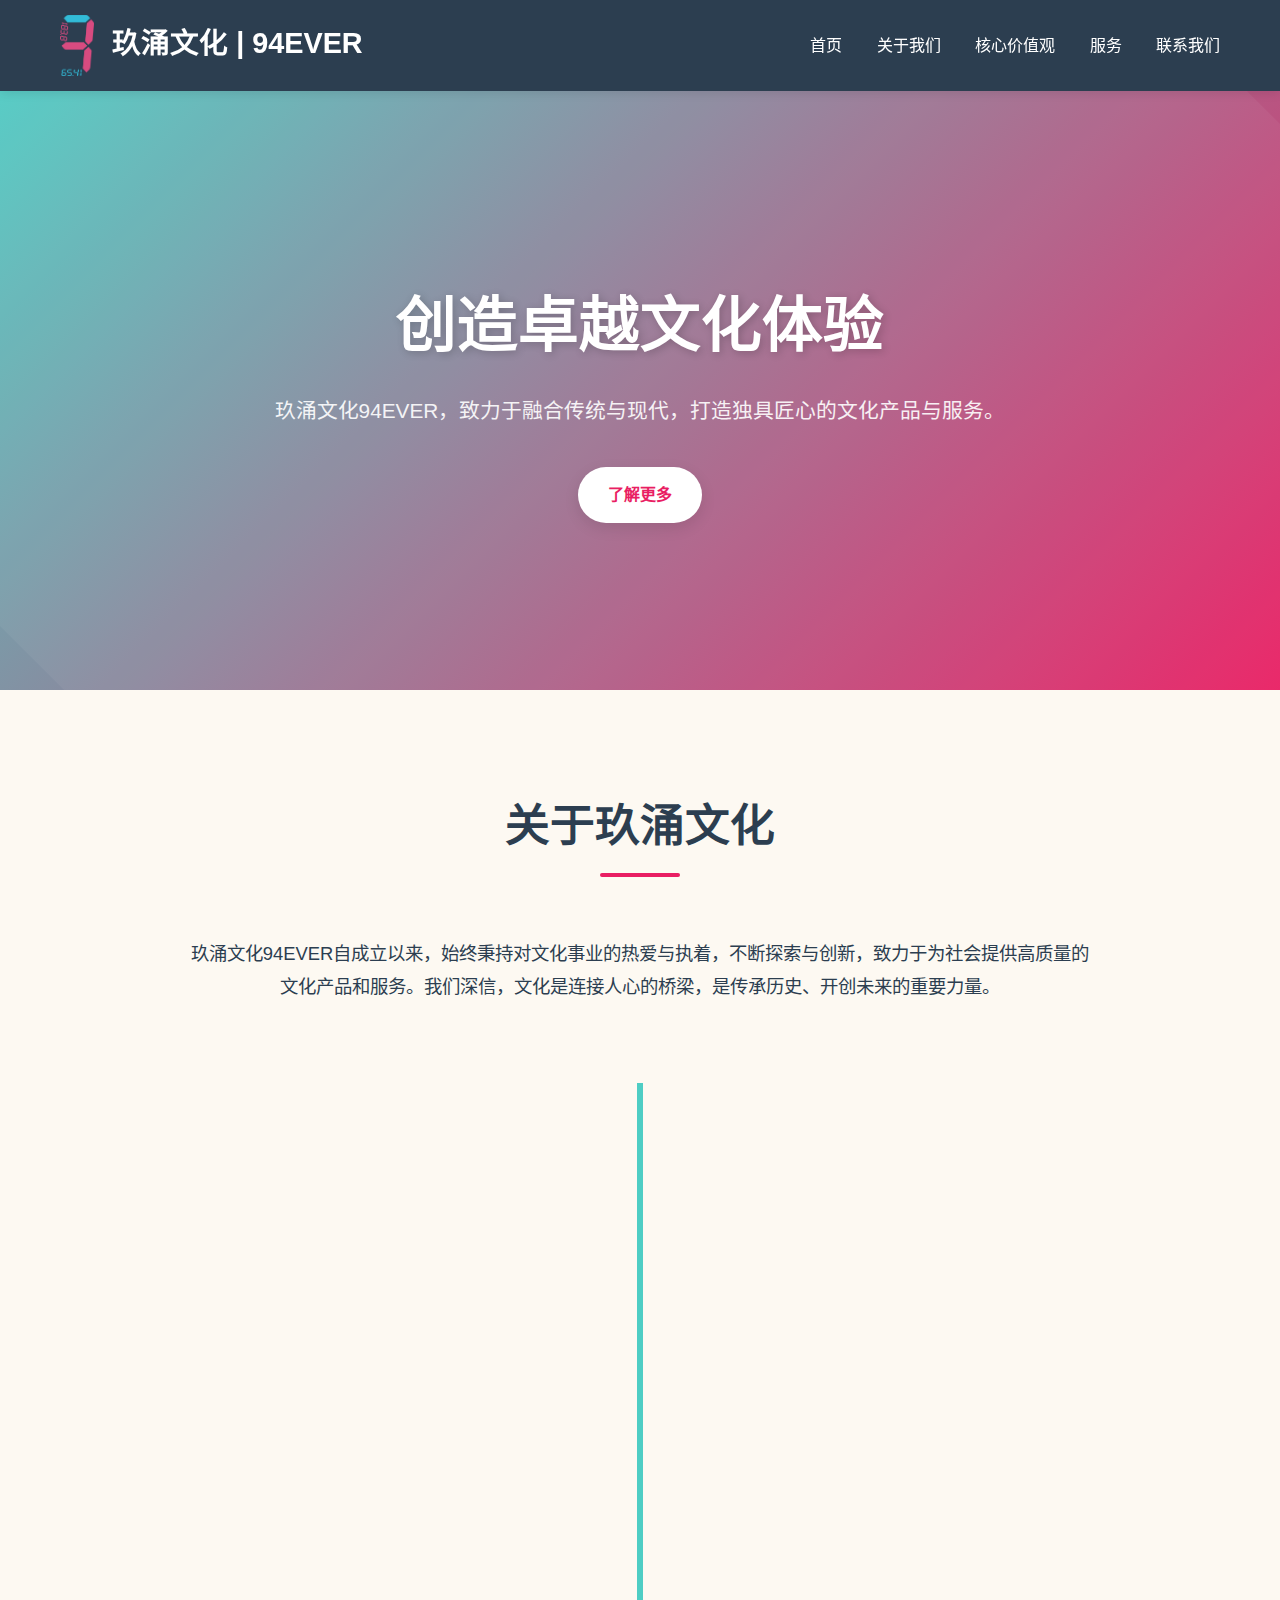
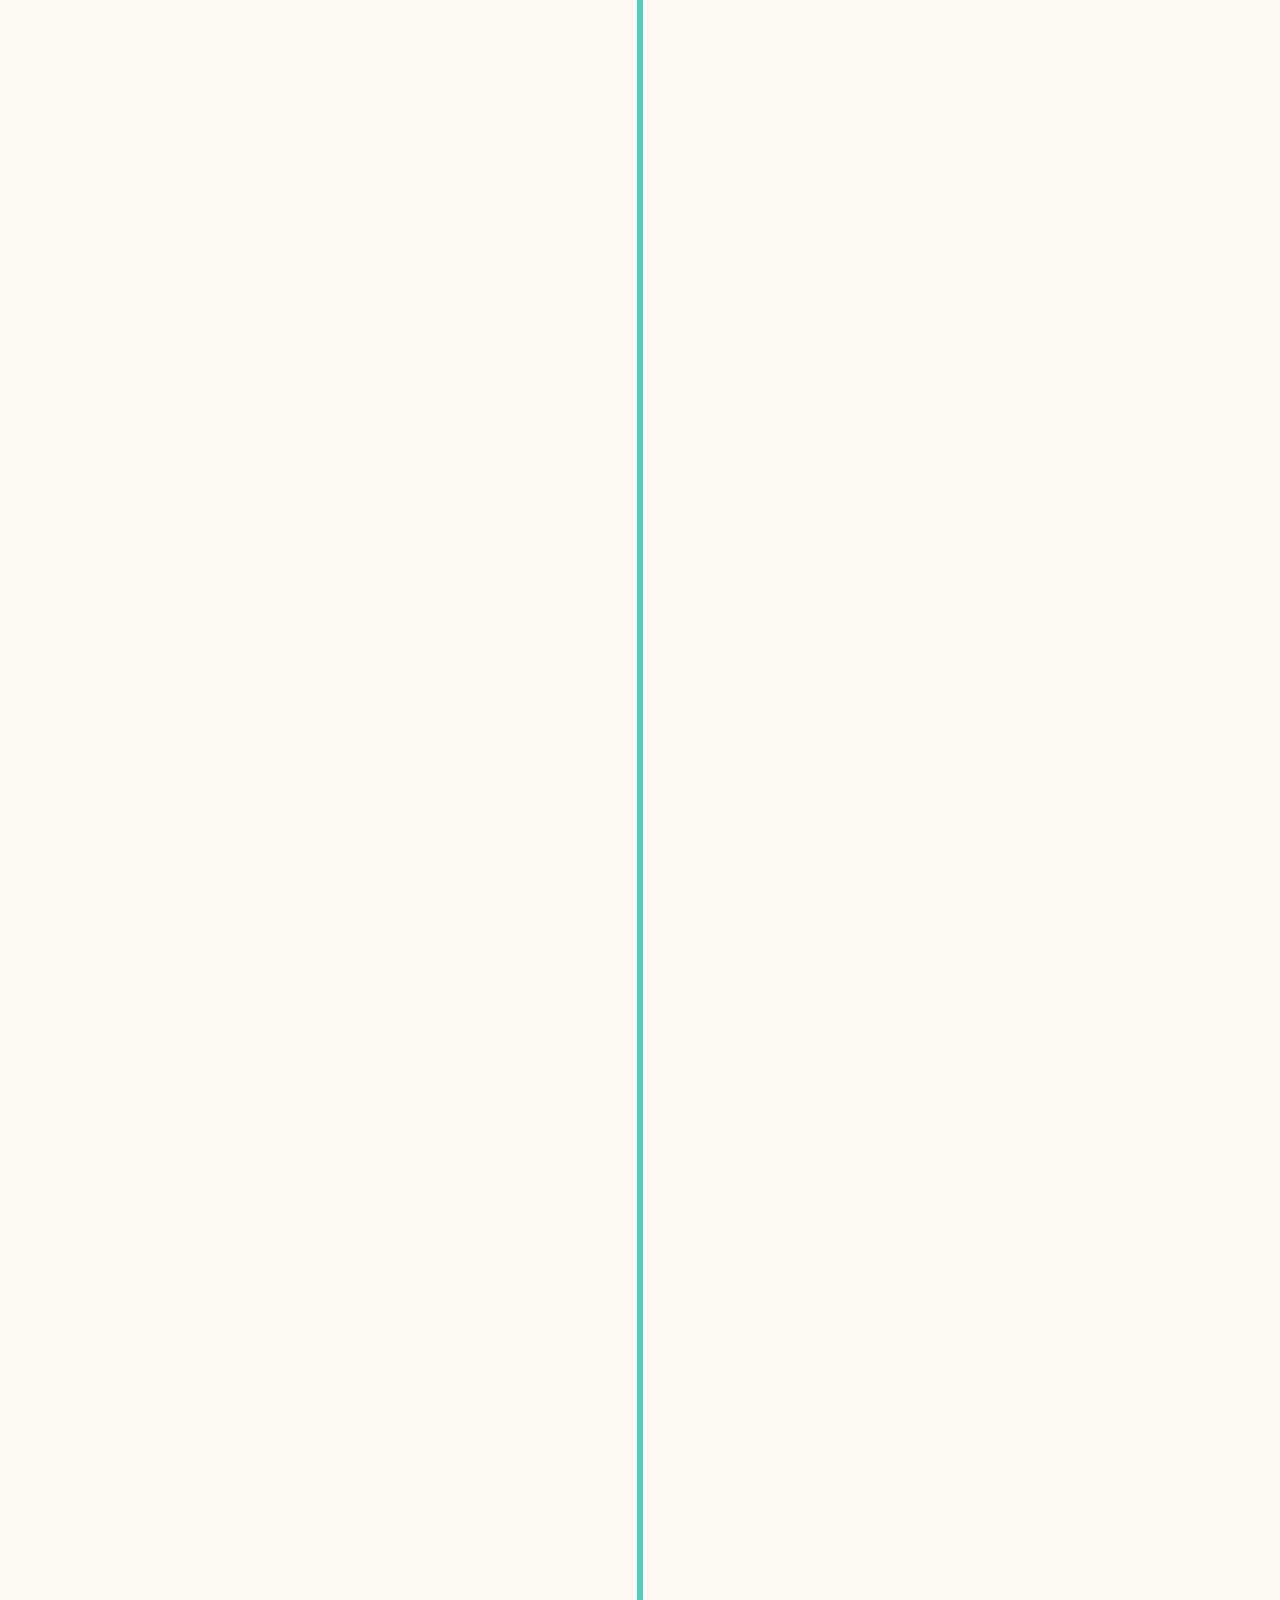
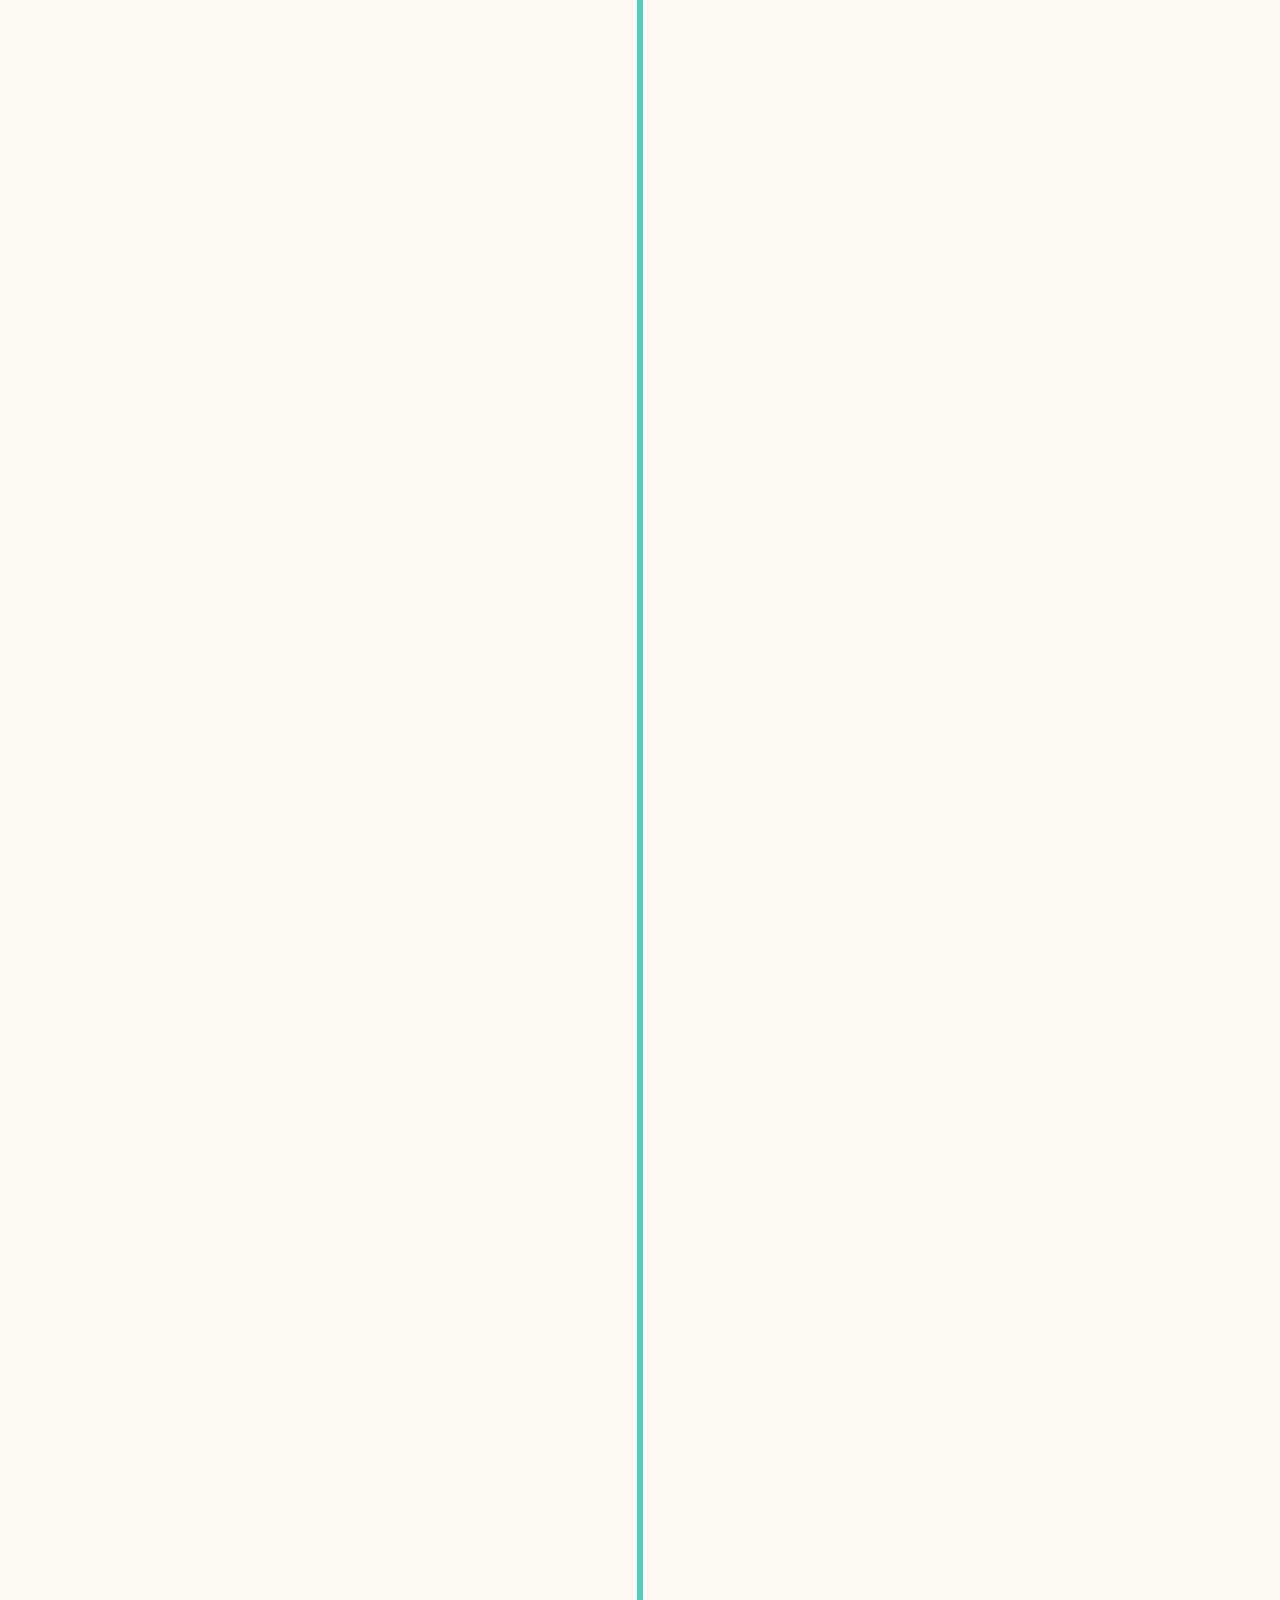
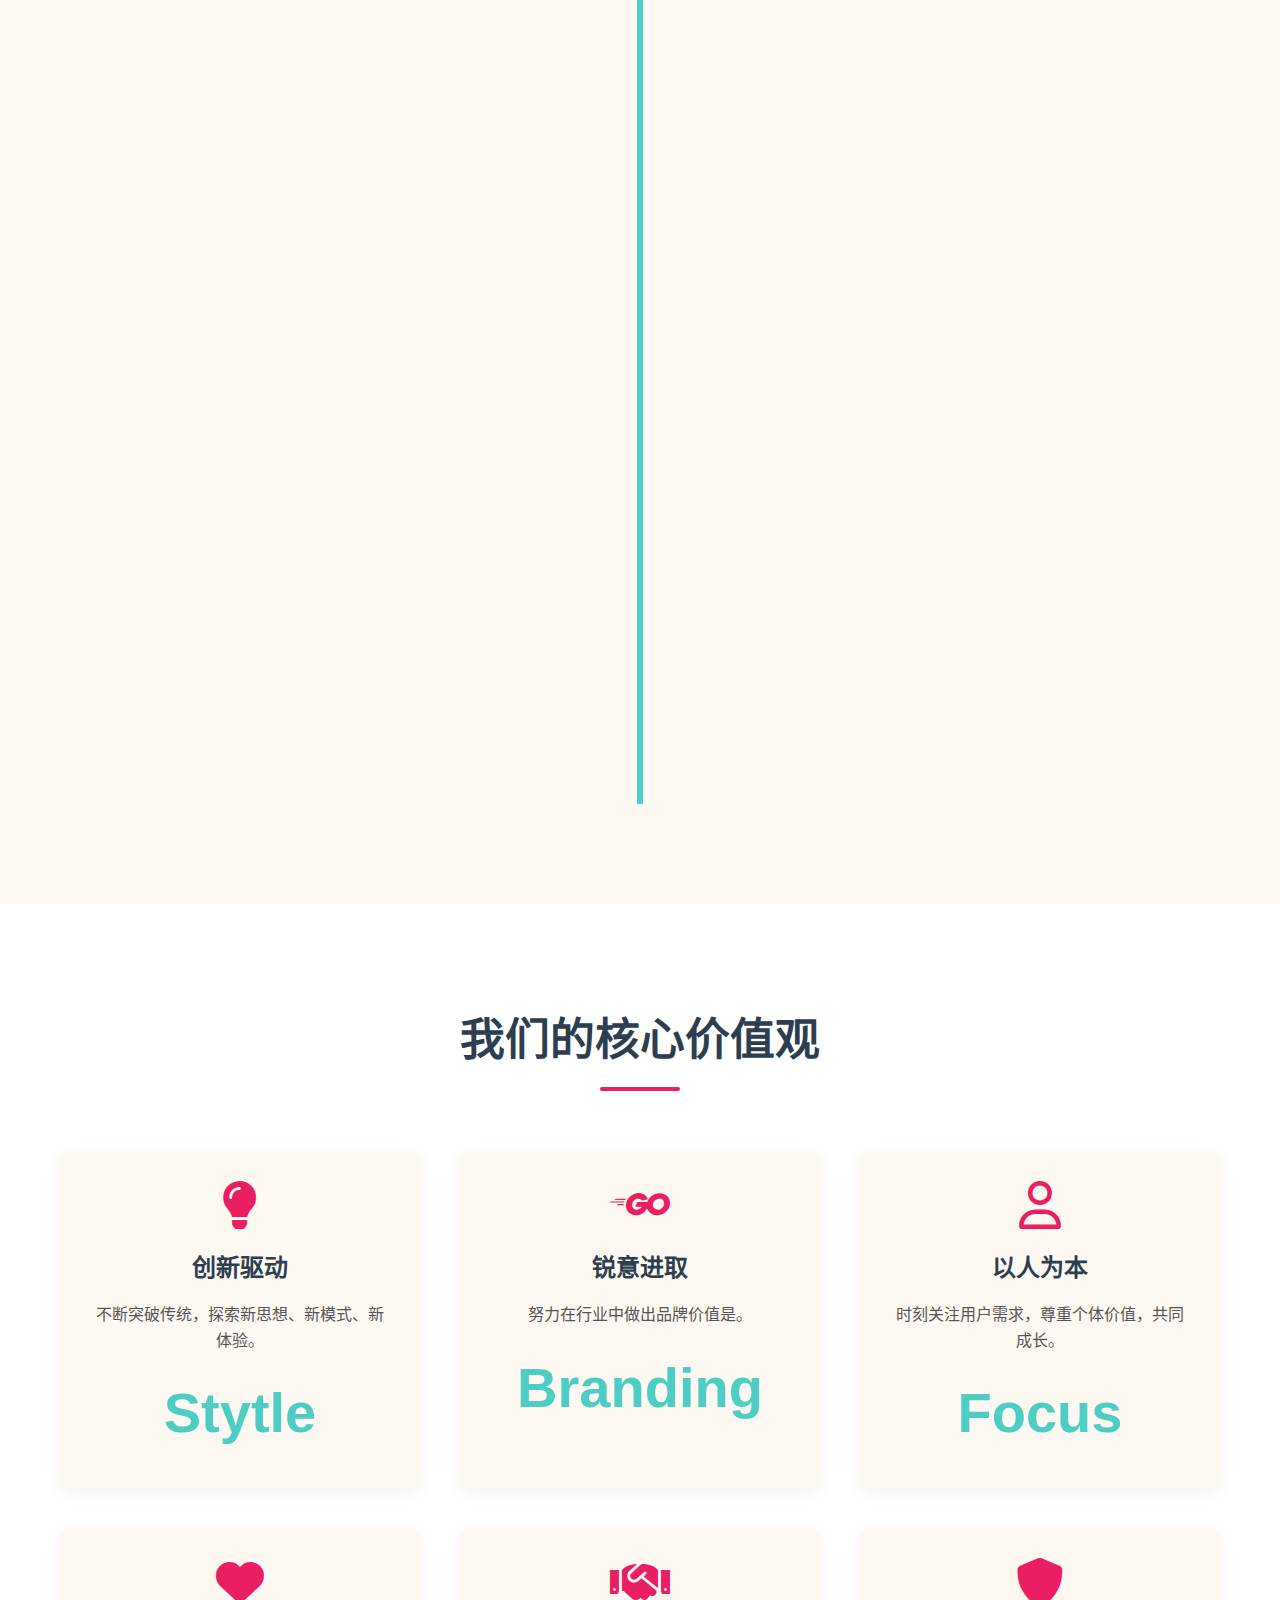
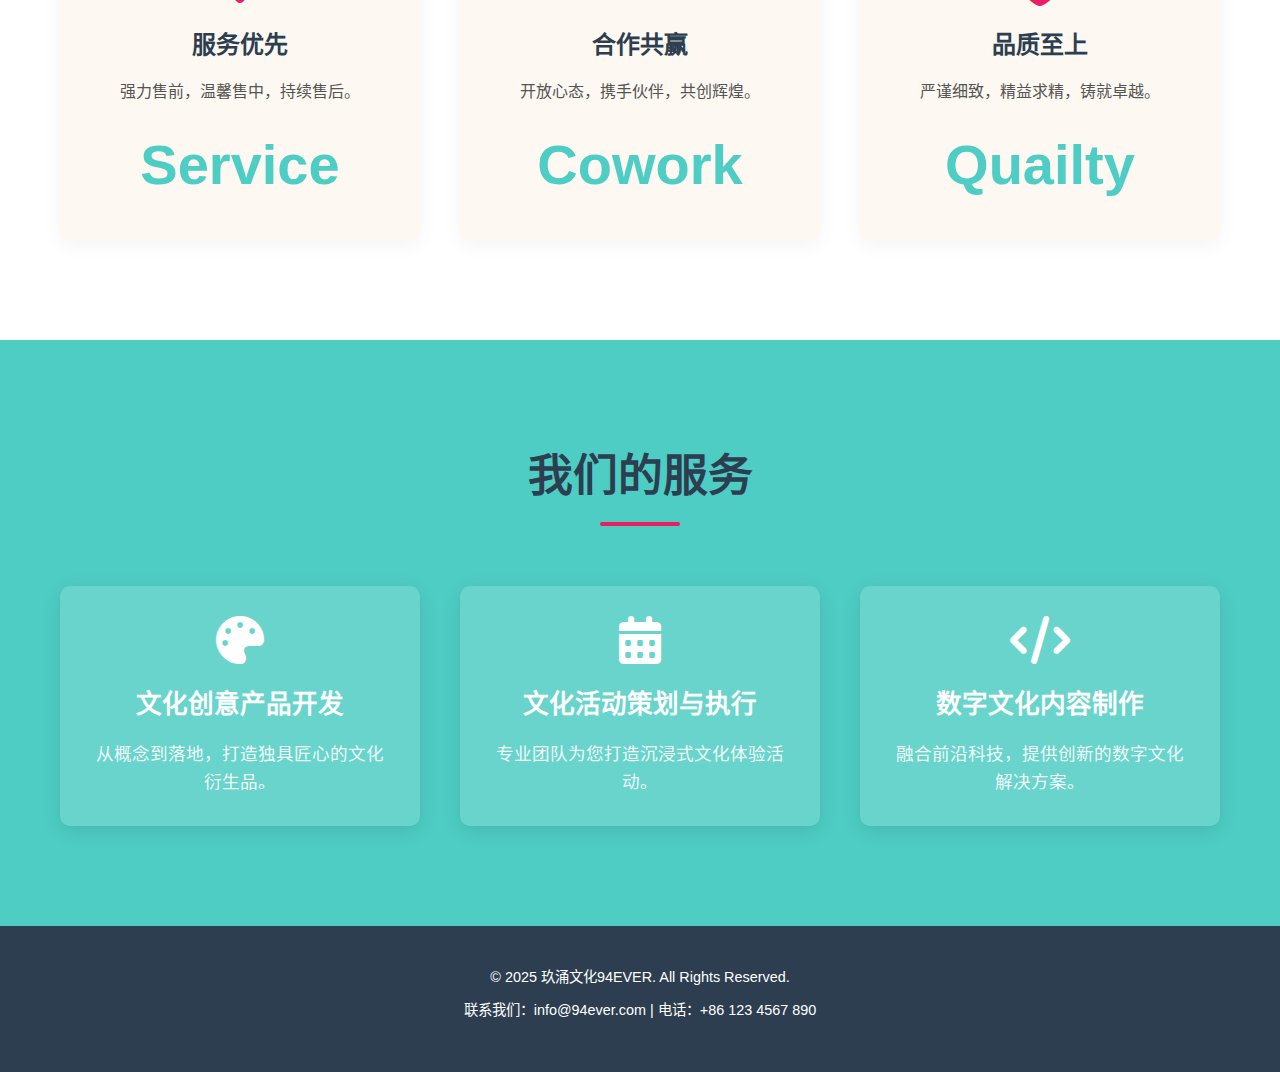
<file: geminimade.html>
<!DOCTYPE html>
<html lang="zh-CN">
<head>
    <meta charset="UTF-8">
    <meta name="viewport" content="width=device-width, initial-scale=1.0">
    <title>玖涌文化94ever</title>
    <style>
        /* General Styles */
        * {
            margin: 0;
            padding: 0;
            box-sizing: border-box;
        }

        body {
            font-family: -apple-system, BlinkMacSystemFont, 'Segoe UI', Roboto, 'Helvetica Neue', Arial, 'Microsoft YaHei', sans-serif;
            line-height: 1.6;
            color: #2c3e50;
            background: white;
            overflow-x: hidden;
        }

        /* Brand Color Variables */
        :root {
            --primary-cyan: #4ECDC4;
            --primary-pink: #E91E63;
            --dark-blue: #2c3e50;
            --light-blue: #3498db;
            --bg-cream: #FDF9F2;
            --gradient-primary: linear-gradient(135deg, #4ECDC4 0%, #E91E63 100%);
            --gradient-business: linear-gradient(135deg, #2c3e50 0%, #3498db 100%);
        }

        /* Utility Classes */
        .container {
            max-width: 1200px;
            margin: 0 auto;
            padding: 0 20px;
        }

        .section-heading {
            text-align: center;
            font-size: 2.8em;
            margin-bottom: 60px;
            color: var(--dark-blue);
            position: relative;
            padding-bottom: 15px;
        }

        .section-heading::after {
            content: '';
            position: absolute;
            left: 50%;
            bottom: 0;
            transform: translateX(-50%);
            width: 80px;
            height: 4px;
            background: var(--primary-pink);
            border-radius: 2px;
        }

        /* Header */
        header {
            background: var(--dark-blue);
            color: white;
            padding: 15px 0;
            position: fixed;
            width: 100%;
            top: 0;
            left: 0;
            z-index: 1000;
            box-shadow: 0 2px 10px rgba(0, 0, 0, 0.1);
        }

        header .container {
            display: flex;
            justify-content: space-between;
            align-items: center;
        }

        .logo {
            font-size: 1.8em;
            font-weight: bold;
            color: white;
            text-decoration: none;
        }

        nav ul {
            list-style: none;
        }

        nav ul li {
            display: inline-block;
            margin-left: 30px;
        }

        nav ul li a {
            color: white;
            text-decoration: none;
            font-weight: 500;
            transition: color 0.3s ease;
        }

        nav ul li a:hover {
            color: var(--primary-cyan);
        }

        /* Hero Section */
        .hero {
            background: var(--gradient-primary);
            color: white;
            text-align: center;
            padding: 150px 20px 100px;
            display: flex;
            align-items: center;
            justify-content: center;
            min-height: 70vh;
            position: relative;
            overflow: hidden;
            margin-top: 60px; /* Adjust for fixed header */
        }

        .hero::before {
            content: '';
            position: absolute;
            top: -50%;
            left: -50%;
            width: 200%;
            height: 200%;
            background: rgba(255, 255, 255, 0.05);
            transform: rotate(45deg);
            z-index: 0;
        }

        .hero-content {
            position: relative;
            z-index: 1;
            max-width: 800px;
        }

        .hero h1 {
            font-size: 3.8em;
            margin-bottom: 20px;
            text-shadow: 2px 2px 8px rgba(0, 0, 0, 0.2);
        }

        .hero p {
            font-size: 1.3em;
            margin-bottom: 40px;
            opacity: 0.9;
        }

        .btn {
            display: inline-block;
            background: white;
            color: var(--primary-pink);
            padding: 15px 30px;
            border-radius: 50px;
            text-decoration: none;
            font-weight: bold;
            transition: all 0.3s ease;
            box-shadow: 0 5px 15px rgba(0, 0, 0, 0.1);
        }

        .btn:hover {
            background: var(--primary-cyan);
            color: white;
            box-shadow: 0 8px 20px rgba(0, 0, 0, 0.2);
        }

        /* About Section (Redesigned) */
        .about-section {
            padding: 100px 0;
            background: var(--bg-cream);
            color: var(--dark-blue);
        }

        .about-section .about-intro {
            text-align: center;
            max-width: 900px;
            margin: 0 auto 80px auto;
            font-size: 1.15em;
            line-height: 1.8;
        }

        /* Timeline */
        .timeline {
            position: relative;
            max-width: 1200px;
            margin: 0 auto;
            padding: 50px 0;
        }

        .timeline::before {
            content: '';
            position: absolute;
            width: 6px;
            background-color: var(--primary-cyan);
            top: 0;
            bottom: 0;
            left: 50%;
            margin-left: -3px;
        }

        .timeline-item {
            padding: 10px 40px;
            position: relative;
            background-color: inherit;
            width: 50%;
            margin-bottom: 50px;
        }

        .timeline-item:nth-child(even) {
            left: 50%;
        }

        .timeline-item::after {
            content: '';
            position: absolute;
            width: 25px;
            height: 25px;
            right: -17px;
            background-color: white;
            border: 4px solid var(--primary-pink);
            top: 15px;
            border-radius: 50%;
            z-index: 1;
        }

        .timeline-item:nth-child(even)::after {
            left: -16px;
        }

        .timeline-item-content {
            padding: 20px 30px;
            background: white;
            position: relative;
            border-radius: 8px;
            box-shadow: 0 4px 15px rgba(0, 0, 0, 0.08);
            transition: transform 0.3s ease;
        }

        .timeline-item-content:hover {
            transform: translateY(-5px);
        }

        .timeline-item-content h3 {
            font-size: 1.8em;
            color: var(--dark-blue);
            margin-bottom: 10px;
        }

        .timeline-item-content p {
            font-size: 1em;
            color: #555;
            line-height: 1.7;
        }

        .timeline-year {
            font-size: 1.2em;
            font-weight: bold;
            color: var(--primary-pink);
            margin-bottom: 5px;
        }

        .timeline-item:nth-child(odd) .timeline-item-content::before {
            content: "";
            position: absolute;
            top: 22px;
            right: -10px;
            border-width: 10px 0 10px 10px;
            border-style: solid;
            border-color: transparent transparent transparent white;
        }

        .timeline-item:nth-child(even) .timeline-item-content::before {
            content: "";
            position: absolute;
            top: 22px;
            left: -10px;
            border-width: 10px 10px 10px 0;
            border-style: solid;
            border-color: transparent white transparent transparent;
        }


        /* Values Section (Original, modified slightly for visual consistency) */
        .values {
            padding: 100px 0;
            background: white;
            text-align: center;
        }

        .values .values-grid {
            display: grid;
            grid-template-columns: repeat(auto-fit, minmax(280px, 1fr));
            gap: 40px;
            margin-top: 60px;
        }

        .values .value-item {
            background: var(--bg-cream);
            padding: 30px;
            border-radius: 10px;
            box-shadow: 0 5px 20px rgba(0, 0, 0, 0.05);
            text-align: center;
            transition: transform 0.3s ease, box-shadow 0.3s ease;
        }

        .values .value-item:hover {
            transform: translateY(-5px);
            box-shadow: 0 8px 25px rgba(0, 0, 0, 0.1);
        }

        .values .value-item i {
            font-size: 3em;
            color: var(--primary-pink);
            margin-bottom: 20px;
        }

        .values .value-item h3 {
            font-size: 1.5em;
            color: var(--dark-blue);
            margin-bottom: 15px;
        }

        .values .value-item p {
            font-size: 1em;
            color: #555;
        }

        .values .value-number {
            font-size: 3.5em;
            font-weight: bold;
            color: var(--primary-cyan);
            margin-top: 15px;
            display: block;
        }

        /* Services Section (Example - not part of the request, but for completeness) */
        .services {
            padding: 100px 0;
            background: var(--primary-cyan);
            color: white;
            text-align: center;
        }

        .services .services-grid {
            display: grid;
            grid-template-columns: repeat(auto-fit, minmax(300px, 1fr));
            gap: 40px;
            margin-top: 60px;
        }

        .services .service-item {
            background: rgba(255, 255, 255, 0.15);
            padding: 30px;
            border-radius: 10px;
            box-shadow: 0 5px 20px rgba(0, 0, 0, 0.1);
            transition: transform 0.3s ease;
        }

        .services .service-item:hover {
            transform: translateY(-5px);
        }

        .services .service-item i {
            font-size: 3em;
            color: white;
            margin-bottom: 20px;
        }

        .services .service-item h3 {
            font-size: 1.6em;
            margin-bottom: 15px;
        }

        .services .service-item p {
            font-size: 1.1em;
            opacity: 0.9;
        }

        /* Footer */
        footer {
            background: var(--dark-blue);
            color: white;
            text-align: center;
            padding: 40px 0;
            font-size: 0.9em;
        }

        footer p {
            margin-bottom: 10px;
        }

        footer .social-links a {
            color: white;
            font-size: 1.5em;
            margin: 0 10px;
            transition: color 0.3s ease;
        }

        footer .social-links a:hover {
            color: var(--primary-cyan);
        }
        .icon-image {
            height: 6%;
            width: 6%;
            margin-right: 10px;
            vertical-align: middle;
        }

        /* Responsive Design */
        @media (max-width: 768px) {
            .hero h1 {
                font-size: 2.5em;
            }

            .hero p {
                font-size: 1.1em;
            }

            nav ul {
                display: none; /* Simple mobile nav - consider a hamburger menu for production */
            }

            .section-heading {
                font-size: 2em;
            }

            .timeline::before {
                left: 18px;
            }

            .timeline-item {
                width: 100%;
                padding-left: 60px;
                padding-right: 15px;
            }

            .timeline-item:nth-child(even) {
                left: 0;
            }

            .timeline-item::after {
                left: 10px;
            }

            .timeline-item:nth-child(even)::after {
                left: 10px;
            }

            .timeline-item-content::before {
                border: medium solid white;
                border-width: 10px 10px 10px 0 !important;
                border-color: transparent white transparent transparent !important;
                left: -10px !important;
                right: auto !important;
            }
        }
    </style>
    <link rel="stylesheet" href="https://cdnjs.cloudflare.com/ajax/libs/font-awesome/6.0.0-beta3/css/all.min.css">
</head>
<body>
    <header>
        <div class="container">
            <a href="#" class="logo"><img src="Photo/company_icon.png" alt="icon"class="icon-image"> 玖涌文化 | 94EVER</a>
            <nav>
                <ul>
                    <li><a href="#hero">首页</a></li>
                    <li><a href="#about">关于我们</a></li>
                    <li><a href="#values">核心价值观</a></li>
                    <li><a href="#services">服务</a></li>
                    <li><a href="#contact">联系我们</a></li>
                </ul>
            </nav>
        </div>
    </header>

    <main>
        <section id="hero" class="hero">
            <div class="hero-content">
                <h1>创造卓越文化体验</h1>
                <p>玖涌文化94EVER，致力于融合传统与现代，打造独具匠心的文化产品与服务。</p>
                <a href="#about" class="btn">了解更多</a>
            </div>
        </section>

        <section id="about" class="about-section">
            <div class="container">
                <h2 class="section-heading">关于玖涌文化</h2>
                <p class="about-intro">
                    玖涌文化94EVER自成立以来，始终秉持对文化事业的热爱与执着，不断探索与创新，致力于为社会提供高质量的文化产品和服务。我们深信，文化是连接人心的桥梁，是传承历史、开创未来的重要力量。
                </p>

                <div class="timeline">
                    <div class="timeline-item">
                        <div class="timeline-item-content">
                            <span class="timeline-year">2014</span>
                            <h3>初创之年</h3>
                            <p>金投赏国际广告节<br>
                            新天地新天地侦探艺术王国纪念展<br>
                            青浦奥特莱斯四周年店庆<br>
                            助行金融长白山峰会<br>
                            原创儿童文学《奥列伞》时间课系列活动</p>
                        </div>
                    </div>
                    <div class="timeline-item">
                        <div class="timeline-item-content">
                            <span class="timeline-year">2015</span>
                            <h3>夯实之年</h3>
                            <p>浦东新区残联年度文艺汇演<br>
                            上海市残联“爱心助残”系列活动<br>
                            滴水湖春浪音乐节<br>
                            世博园冰雪王国系列活动<br>
                            2015《印象金桥》艺术季系列活动<br>
                            浦东新区残联“五个十佳”颁奖典礼<br>
                            浦东新区公安“最佳拍档”评比活动<br>
                            长宁区“蓝天下的治安”慈善募捐开幕式<br>
                            中国航天工业集团“申航通”启动仪式</p>
                        </div>
                    </div>
                    <div class="timeline-item">
                        <div class="timeline-item-content">
                            <span class="timeline-year">2016</span>
                            <h3>萌芽之年</h3>
                            <p>腾讯18周年嘉年华 · 上海站<br>
                            上海市残联“爱心助残”系列活动<br>
                            2016上海桃花节<br>
                            滴水湖澳大利亚生活节<br>
                            上海图书节“书香二号线”系列活动<br>
                            2016 TOP DIGITAL广告节<br>
                            浦东新区残联迎7·1文艺汇演<br>
                            浦东新区唐镇“四优三提高”颁奖活动<br>
                            农发集团科创中心揭牌仪式<br>
                            上海市青年中心文化布置系列设计<br></p>
                        </div>
                    </div>
                    <div class="timeline-item">
                        <div class="timeline-item-content">
                            <span class="timeline-year">2017</span>
                            <h3>茁壮之年</h3>
                            <p>2017浦东新区政协中秋联谊会<br>
                            浦东新区慈善公益联合捐<br>
                            浦东电视台《魔都行囊》系列设计<br>
                            上海时尚周末S1 & S2<br>
                            慧心谷绿奢度假村系列设计<br>
                            王港小学校园文化系列设计<br>
                            第二十八届《金桥之春》书画展系列活动<br>
                            沪东社区文化艺术节闭幕式<br>
                            浦东分局三林分区指挥所健康跑活动<br>
                            2017 TOP DIGITAL广告节<br>
                            慧心谷《寻找最美慧管家》系列活动</p>
                        </div>
                    </div>
                    <div class="timeline-item">
                        <div class="timeline-item-content">
                            <span class="timeline-year">2018</span>
                            <h3>扎根之年</h3>
                            <p>中国白酒文化艺术馆展陈设计<br>
                            上海设计周新天地分会场<br>
                            中国公安大学无人机安全论坛<br>
                            2018浦东新区政协中秋联谊会<br>
                            上海时尚周末S3 & S4<br>
                            浦东新区慈善公益联合捐<br>
                            2017年度浦东公安30大精品案例评选<br>
                            第二十九届《金桥之春》书画展系列活动<br>
                            2018 TOP DIGITAL广告节</p>
                        </div>
                    </div>
                    <div class="timeline-item">
                        <div class="timeline-item-content">
                            <span class="timeline-year">2019</span>
                            <h3>迎风之年</h3>
                            <p>上海购物节 · 闵行分会场<br>
                            MXGP估计越野摩托车赛 · 永康站<br>
                            2019浦东新区政协中秋联谊会<br>
                            上海时尚周末 S5 & S6<br>
                            浦东新区慈善公益联合捐<br>
                            2018年度浦东公安30大精品案例评选<br>
                            梅赛德斯奔驰 · 设计银河系特展<br>
                            第三十届《金桥之春》书画展系列活动<br>
                            第一届全球文旅住宿大产业博览会<br>
                            湖州慧心谷绿奢度假村开业典礼</p>
                        </div>
                    </div>
                    <div class="timeline-item">
                        <div class="timeline-item-content">
                            <span class="timeline-year">2020</span>
                            <h3>挑战之年</h3>
                            <p>全球文旅住宿产业博览会<br>
                            2019年度浦东公安30大精品案例评选<br>
                            OISHI上好佳PITSHOP健康加油站路演<br>
                            第三十一届《金桥之春》画册设计制作<br>
                            浦东新区统战部春节文艺汇演<br>
                            上海市公安局防范电信诈骗宣传日活动<br>
                            蒲公英幼儿园亲子活动<br>
                            第二届全球文旅住宿大产业博览会</p>
                        </div>
                    </div>
                    <div class="timeline-item">
                        <div class="timeline-item-content">
                            <span class="timeline-year">2021</span>
                            <h3>逆势之年</h3>
                            <p>2021人工智能大会 · 健康论坛<br>
                            2nd“傅雷杯”全国家书作品大赛颁奖典礼<br>
                            盛泽时装周“东方杯”服装设计大赛启动仪式<br>
                            上海市公安局浦东分局指挥中心启用仪式<br>
                            2020年度浦东公安30大精品案例评选<br>
                            第三十二届《金桥之春》画册设计制作<br>
                            傅雷故居成果展<br>西湖音乐节 · 外星人电解质水展台</p>
                        </div>
                    </div>
                    <div class="timeline-item">
                        <div class="timeline-item-content">
                            <span class="timeline-year">2022</span>
                            <h3>稳守之年</h3>
                            <p>盛泽时装周开幕式<br>
                            2022人工智能大会 · 浦东发布会<br>
                            汇海上 · 两岸电竞文化节<br>
                            浦东新区老干部局党支部+签约仪式<br>
                            第三十三届《金桥之春》画册设计制作</p>
                        </div>
                    </div>
                    <div class="timeline-item">
                        <div class="timeline-item-content">
                            <span class="timeline-year">2023</span>
                            <h3>复苏之年</h3>
                            <p>浦东新区保安服务协会表彰大会<br>
                            建科铝工院铝结构应用高峰论坛<br>
                            发现黄埔--中欧生命健康研讨会<br>
                            上海银行虹口支行开业仪式<br>
                            浦东唐城9球中国公开赛开幕式<br>
                            漕河泾集团地产项目推介会<br>
                            厦门时装周鼓浪屿联合活动<br>
                            长沙国金龙年跨年美陈项目</p>
                        </div>
                    </div>
                    <div class="timeline-item">
                        <div class="timeline-item-content">
                            <span class="timeline-year">2024</span>
                            <h3>展望之年</h3>
                            <p></p>
                        </div>
                    </div>
                </div>
            </div>
        </section>

        <section id="values" class="values">
            <div class="container">
                <h2 class="section-heading">我们的核心价值观</h2>
                <div class="values-grid">
                    <div class="value-item">
                        <i class="fas fa-lightbulb"></i>
                        <h3>创新驱动</h3>
                        <p>不断突破传统，探索新思想、新模式、新体验。</p>
                        <span class="value-number">Stytle
                        </span>
                    </div>
                        <div class="value-item">
                        <i class="fa-brands fa-golang"></i>
                        <h3>锐意进取</h3>
                        <p>努力在行业中做出品牌价值是。</p>
                        <span class="value-number">Branding
                        </span>
                    </div>
                    <div class="value-item">
                        <i class="fa-regular fa-user"></i>
                        <h3>以人为本</h3>
                        <p>时刻关注用户需求，尊重个体价值，共同成长。</p>
                        <span class="value-number">Focus</span>
                    </div>
                    <div class="value-item">
                        <i class="fas fa-heart"></i>
                        <h3>服务优先</h3>
                        <p>强力售前，温馨售中，持续售后。</p>
                        <span class="value-number">Service</span>
                    </div>
                    <div class="value-item">
                        <i class="fas fa-handshake"></i>
                        <h3>合作共赢</h3>
                        <p>开放心态，携手伙伴，共创辉煌。</p>
                        <span class="value-number">Cowork</span>
                    </div>
                    <div class="value-item">
                        <i class="fas fa-shield-alt"></i>   
                        <h3>品质至上</h3>
                        <p>严谨细致，精益求精，铸就卓越。</p>
                        <span class="value-number">Quailty</span>
                    </div>
                </div>
            </div>
        </section>

        <section id="services" class="services">
            <div class="container">
                <h2 class="section-heading">我们的服务</h2>
                <div class="services-grid">
                    <div class="service-item">
                        <i class="fas fa-palette"></i>
                        <h3>文化创意产品开发</h3>
                        <p>从概念到落地，打造独具匠心的文化衍生品。</p>
                    </div>
                    <div class="service-item">
                        <i class="fas fa-calendar-alt"></i>
                        <h3>文化活动策划与执行</h3>
                        <p>专业团队为您打造沉浸式文化体验活动。</p>
                    </div>
                    <div class="service-item">
                        <i class="fas fa-code"></i>
                        <h3>数字文化内容制作</h3>
                        <p>融合前沿科技，提供创新的数字文化解决方案。</p>
                    </div>
                </div>
            </div>
        </section>
    </main>

    <footer id="contact">
        <div class="container">
            <p>&copy; 2025 玖涌文化94EVER. All Rights Reserved.</p>
            <p>联系我们：info@94ever.com | 电话：+86 123 4567 890</p>
        </div>
    </footer>

    <script>
        // Smooth scrolling for navigation links
        document.querySelectorAll('nav a').forEach(anchor => {
            anchor.addEventListener('click', function (e) {
                e.preventDefault();
                document.querySelector(this.getAttribute('href')).scrollIntoView({
                    behavior: 'smooth'
                });
            });
        });

        // Number animation function (from original code)
        function animateNumbers() {
            const numbers = document.querySelectorAll('.value-number');
            numbers.forEach(number => {
                const finalNumber = number.textContent;
                const numericValue = parseFloat(finalNumber.replace(/[^0-9.]/g, '')); // Handle floats if needed
                const suffix = finalNumber.replace(/[0-9.]/g, '');

                if (!isNaN(numericValue)) { // Check if it's a valid number
                    let currentNumber = 0;
                    const duration = 2000; // Animation duration in ms
                    const start = performance.now();

                    const updateNumber = (timestamp) => {
                        const progress = (timestamp - start) / duration;
                        if (progress < 1) {
                            currentNumber = numericValue * progress;
                            number.textContent = Math.ceil(currentNumber) + suffix; // Round up for integer display
                            requestAnimationFrame(updateNumber);
                        } else {
                            number.textContent = finalNumber; // Ensure final exact value
                        }
                    };
                    requestAnimationFrame(updateNumber);
                }
            });
        }

        // Intersection Observer for number animation (from original code)
        const numbersObserver = new IntersectionObserver(function(entries) {
            entries.forEach(entry => {
                if (entry.isIntersecting) {
                    animateNumbers();
                    numbersObserver.unobserve(entry.target);
                }
            });
        }, { threshold: 0.5 });

        const valuesSection = document.querySelector('.values');
        if (valuesSection) {
            numbersObserver.observe(valuesSection);
        }

        // Optional: Animate timeline items on scroll
        const timelineItems = document.querySelectorAll('.timeline-item');
        const timelineObserver = new IntersectionObserver(function(entries, observer) {
            entries.forEach(entry => {
                if (entry.isIntersecting) {
                    entry.target.style.opacity = 1;
                    entry.target.style.transform = 'translateY(0)';
                    observer.unobserve(entry.target);
                }
            });
        }, { threshold: 0.3 }); // Trigger when 30% of the item is visible

        timelineItems.forEach(item => {
            item.style.opacity = 0;
            item.style.transform = 'translateY(20px)';
            item.style.transition = 'opacity 0.6s ease-out, transform 0.6s ease-out';
            timelineObserver.observe(item);
        });
    </script>
</body>
</html>
</file>
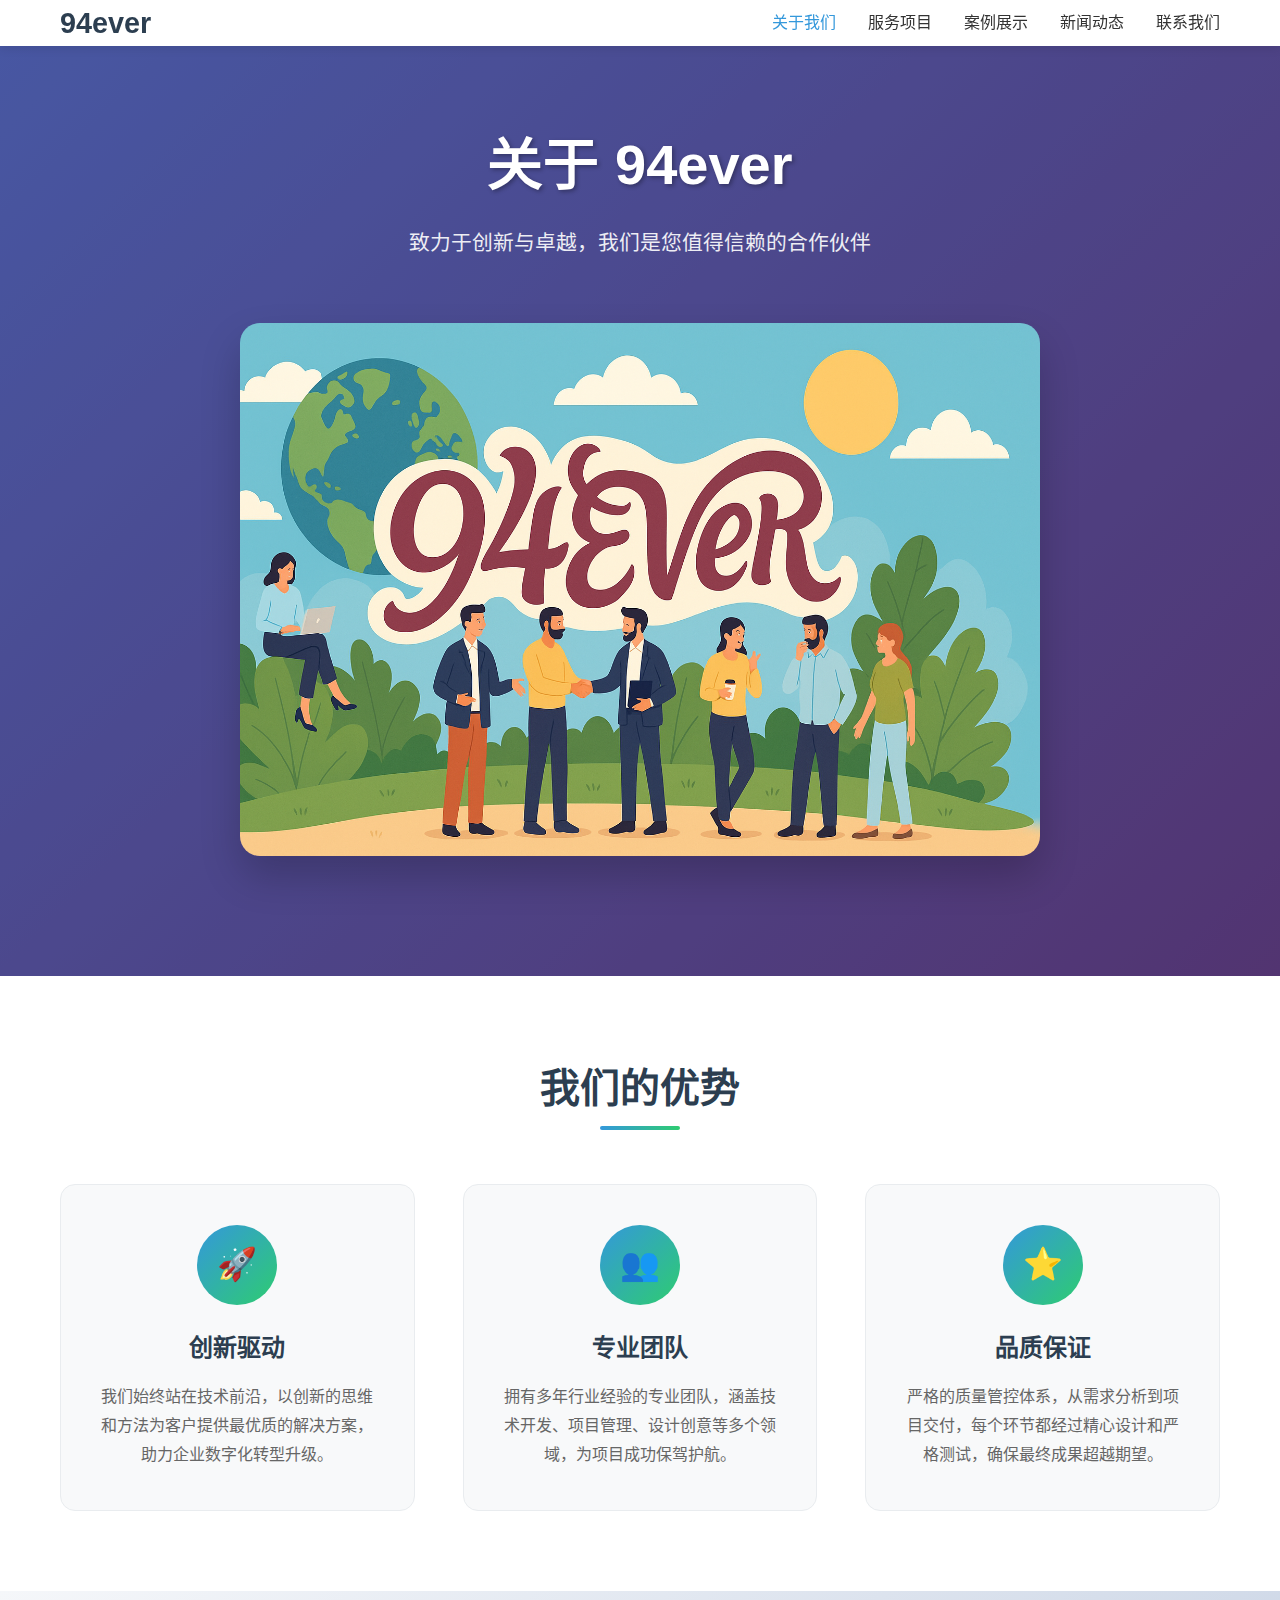
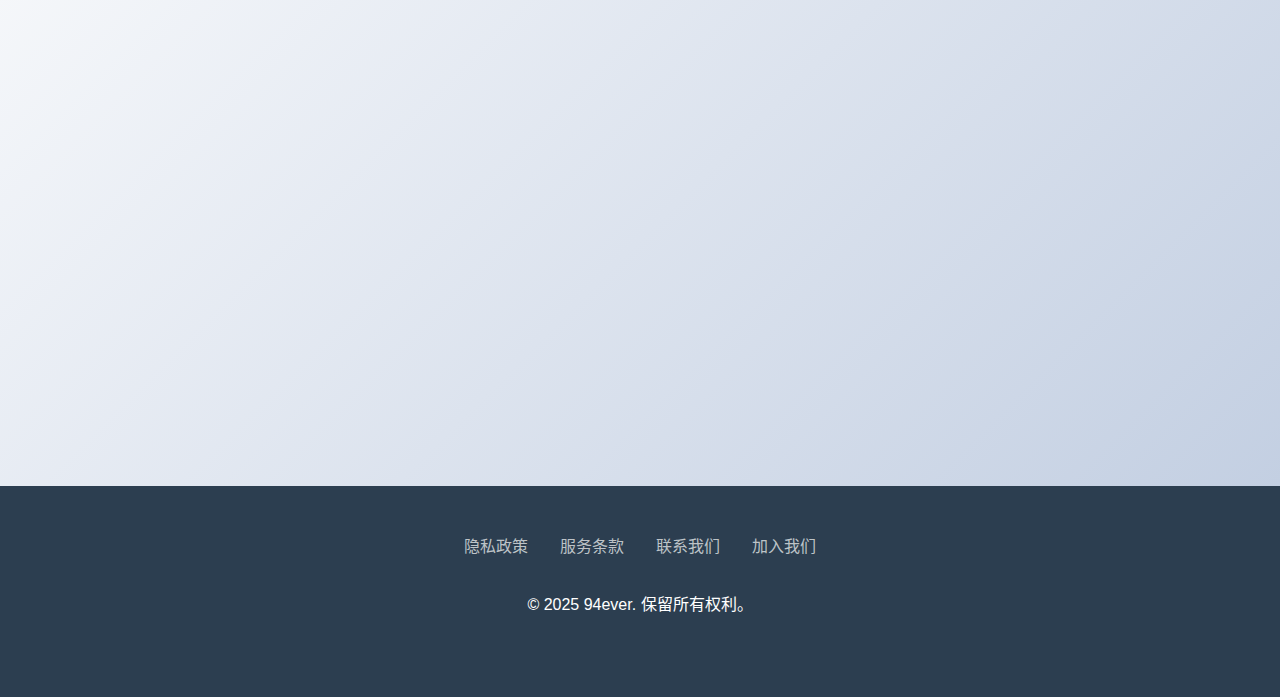
<file: web.html>
<!DOCTYPE html>
<html lang="zh-CN">
<head>
    <meta charset="UTF-8">
    <meta name="viewport" content="width=device-width, initial-scale=1.0">
    <title>关于我们 - 94ever</title>
    <style>
        * {
            margin: 0;
            padding: 0;
            box-sizing: border-box;
        }

        body {
            font-family: -apple-system, BlinkMacSystemFont, 'Segoe UI', Roboto, 'Helvetica Neue', Arial, sans-serif;
            line-height: 1.6;
            color: #333;
            background-color: #f8f9fa;
        }

        .container {
            max-width: 1200px;
            margin: 0 auto;
            padding: 0 20px;
        }

        /* Header */
        header {
            background: #fff;
            box-shadow: 0 2px 10px rgba(0,0,0,0.1);
            position: fixed;
            width: 100%;
            top: 0;
            z-index: 1000;
        }

        nav {
            display: flex;
            justify-content: space-between;
            align-items: center;
            padding: 1rem 0;
        }

        .logo {
            font-size: 1.8rem;
            font-weight: bold;
            color: #2c3e50;
            text-decoration: none;
        }

        .nav-links {
            display: flex;
            list-style: none;
            gap: 2rem;
        }

        .nav-links a {
            text-decoration: none;
            color: #333;
            font-weight: 500;
            transition: color 0.3s ease;
        }

        .nav-links a:hover,
        .nav-links a.active {
            color: #3498db;
        }

        /* Hero Section */
        .hero {
            background: linear-gradient(135deg, #667eea 0%, #764ba2 100%);
            padding: 120px 0 80px;
            text-align: center;
            color: white;
            position: relative;
            overflow: hidden;
        }

        .hero::before {
            content: '';
            position: absolute;
            top: 0;
            left: 0;
            right: 0;
            bottom: 0;
            background: rgba(0,0,0,0.3);
            z-index: 1;
        }

        .hero-content {
            position: relative;
            z-index: 2;
        }

        .hero h1 {
            font-size: 3.5rem;
            margin-bottom: 1rem;
            font-weight: 700;
            text-shadow: 2px 2px 4px rgba(0,0,0,0.3);
        }

        .hero p {
            font-size: 1.3rem;
            margin-bottom: 2rem;
            opacity: 0.9;
        }

        .hero-image {
            max-width: 800px;
            width: 100%     ;
            height: 100%;
            margin: 2rem auto;
            border-radius: 20px;
            box-shadow: 0 20px 40px rgba(0,0,0,0.2);
            transition: transform 0.3s ease;
        }

        .hero-image:hover {
            transform: translateY(-10px);
        }

        /* About Section */
        .about {
            padding: 80px 0;
            background: white;
        }

        .section-title {
            text-align: center;
            font-size: 2.5rem;
            margin-bottom: 3rem;
            color: #2c3e50;
            position: relative;
        }

        .section-title::after {
            content: '';
            position: absolute;
            bottom: -10px;
            left: 50%;
            transform: translateX(-50%);
            width: 80px;
            height: 4px;
            background: linear-gradient(90deg, #3498db, #2ecc71);
            border-radius: 2px;
        }

        .about-grid {
            display: grid;
            grid-template-columns: repeat(auto-fit, minmax(300px, 1fr));
            gap: 3rem;
            margin-top: 4rem;
        }

        .about-card {
            background: #f8f9fa;
            padding: 2.5rem;
            border-radius: 15px;
            text-align: center;
            transition: transform 0.3s ease, box-shadow 0.3s ease;
            border: 1px solid #e9ecef;
        }

        .about-card:hover {
            transform: translateY(-5px);
            box-shadow: 0 15px 30px rgba(0,0,0,0.1);
        }

        .about-card-icon {
            width: 80px;
            height: 80px;
            background: linear-gradient(135deg, #3498db, #2ecc71);
            border-radius: 50%;
            display: flex;
            align-items: center;
            justify-content: center;
            margin: 0 auto 1.5rem;
            font-size: 2rem;
            color: white;
        }

        .about-card h3 {
            font-size: 1.5rem;
            margin-bottom: 1rem;
            color: #2c3e50;
        }

        .about-card p {
            color: #666;
            line-height: 1.8;
        }

        /* Values Section */
        .values {
            padding: 80px 0;
            background: linear-gradient(135deg, #f5f7fa 0%, #c3cfe2 100%);
        }

        .values-grid {
            display: grid;
            grid-template-columns: repeat(auto-fit, minmax(250px, 1fr));
            gap: 2rem;
            margin-top: 3rem;
        }

        .value-item {
            background: white;
            padding: 2rem;
            border-radius: 10px;
            text-align: center;
            box-shadow: 0 5px 15px rgba(0,0,0,0.08);
            transition: transform 0.3s ease;
        }

        .value-item:hover {
            transform: translateY(-3px);
        }

        .value-number {
            font-size: 3rem;
            font-weight: bold;
            color: #3498db;
            margin-bottom: 1rem;
        }

        .value-title {
            font-size: 1.3rem;
            font-weight: 600;
            margin-bottom: 0.5rem;
            color: #2c3e50;
        }

        /* Footer */
        footer {
            background: #2c3e50;
            color: white;
            text-align: center;
            padding: 3rem 0;
        }

        .footer-content {
            margin-bottom: 2rem;
        }

        .footer-links {
            display: flex;
            justify-content: center;
            gap: 2rem;
            margin-bottom: 2rem;
        }

        .footer-links a {
            color: #bdc3c7;
            text-decoration: none;
            transition: color 0.3s ease;
        }

        .footer-links a:hover {
            color: white;
        }

        /* Responsive Design */
        @media (max-width: 768px) {
            .nav-links {
                display: none;
            }

            .hero h1 {
                font-size: 2.5rem;
            }

            .hero p {
                font-size: 1.1rem;
            }

            .section-title {
                font-size: 2rem;
            }

            .about-grid {
                grid-template-columns: 1fr;
                gap: 2rem;
            }

            .footer-links {
                flex-direction: column;
                gap: 1rem;
            }
        }

        /* Animation */
        @keyframes fadeInUp {
            from {
                opacity: 0;
                transform: translateY(30px);
            }
            to {
                opacity: 1;
                transform: translateY(0);
            }
        }

        .fade-in {
            animation: fadeInUp 0.8s ease-out;
        }
    </style>
</head>
<body>
    <!-- Header -->
    <header>
        <nav class="container">
            <a href="#" class="logo">94ever</a>
            <ul class="nav-links">
                <li><a href="#" class="active">关于我们</a></li>
                <li><a href="#">服务项目</a></li>
                <li><a href="#">案例展示</a></li>
                <li><a href="#">新闻动态</a></li>
                <li><a href="#">联系我们</a></li>
            </ul>
        </nav>
    </header>

    <!-- Hero Section -->
    <section class="hero">
        <div class="container">
            <div class="hero-content fade-in">
                <h1>关于 94ever</h1>
                <p>致力于创新与卓越，我们是您值得信赖的合作伙伴</p>
                <img src="image01.png" alt="94ever Team" class="hero-image" />
            </div>
        </div>
    </section>

    <!-- About Section -->
    <section class="about">
        <div class="container">
            <h2 class="section-title fade-in">我们的优势</h2>
            <div class="about-grid">
                <div class="about-card fade-in">
                    <div class="about-card-icon">🚀</div>
                    <h3>创新驱动</h3>
                    <p>我们始终站在技术前沿，以创新的思维和方法为客户提供最优质的解决方案，助力企业数字化转型升级。</p>
                </div>
                <div class="about-card fade-in">
                    <div class="about-card-icon">👥</div>
                    <h3>专业团队</h3>
                    <p>拥有多年行业经验的专业团队，涵盖技术开发、项目管理、设计创意等多个领域，为项目成功保驾护航。</p>
                </div>
                <div class="about-card fade-in">
                    <div class="about-card-icon">⭐</div>
                    <h3>品质保证</h3>
                    <p>严格的质量管控体系，从需求分析到项目交付，每个环节都经过精心设计和严格测试，确保最终成果超越期望。</p>
                </div>
            </div>
        </div>
    </section>

    <!-- Values Section -->
    <section class="values">
        <div class="container">
            <h2 class="section-title fade-in">数字见证</h2>
            <div class="values-grid">
                <div class="value-item fade-in">
                    <div class="value-number">100+</div>
                    <div class="value-title">成功项目</div>
                    <p>累计完成各类项目</p>
                </div>
                <div class="value-item fade-in">
                    <div class="value-number">50+</div>
                    <div class="value-title">合作伙伴</div>
                    <p>长期合作客户</p>
                </div>
                <div class="value-item fade-in">
                    <div class="value-number">5+</div>
                    <div class="value-title">服务年限</div>
                    <p>专业服务经验</p>
                </div>
                <div class="value-item fade-in">
                    <div class="value-number">99%</div>
                    <div class="value-title">客户满意度</div>
                    <p>客户好评率</p>
                </div>
            </div>
        </div>
    </section>

    <!-- Footer -->
    <footer>
        <div class="container">
            <div class="footer-content">
                <div class="footer-links">
                    <a href="#">隐私政策</a>
                    <a href="#">服务条款</a>
                    <a href="#">联系我们</a>
                    <a href="#">加入我们</a>
                </div>
                <p>&copy; 2025 94ever. 保留所有权利。</p>
            </div>
        </div>
    </footer>

    <script>
        // Add smooth scrolling
        document.querySelectorAll('a[href^="#"]').forEach(anchor => {
            anchor.addEventListener('click', function (e) {
                e.preventDefault();
                document.querySelector(this.getAttribute('href')).scrollIntoView({
                    behavior: 'smooth'
                });
            });
        });

        // Add scroll animations
        const observerOptions = {
            threshold: 0.1,
            rootMargin: '0px 0px -50px 0px'
        };

        const observer = new IntersectionObserver(function(entries) {
            entries.forEach(entry => {
                if (entry.isIntersecting) {
                    entry.target.style.opacity = '1';
                    entry.target.style.transform = 'translateY(0)';
                }
            });
        }, observerOptions);

        // Initially hide elements
        document.querySelectorAll('.fade-in').forEach(el => {
            el.style.opacity = '0';
            el.style.transform = 'translateY(30px)';
            el.style.transition = 'opacity 0.8s ease-out, transform 0.8s ease-out';
            observer.observe(el);
        });

        // Add parallax effect to hero image
        window.addEventListener('scroll', () => {
            const scrolled = window.pageYOffset;
            const heroImage = document.querySelector('.hero-image');
            if (heroImage) {
                heroImage.style.transform = `translateY(${scrolled * 0.3}px)`;
            }
        });
    </script>
</body>
</html>
</file>
